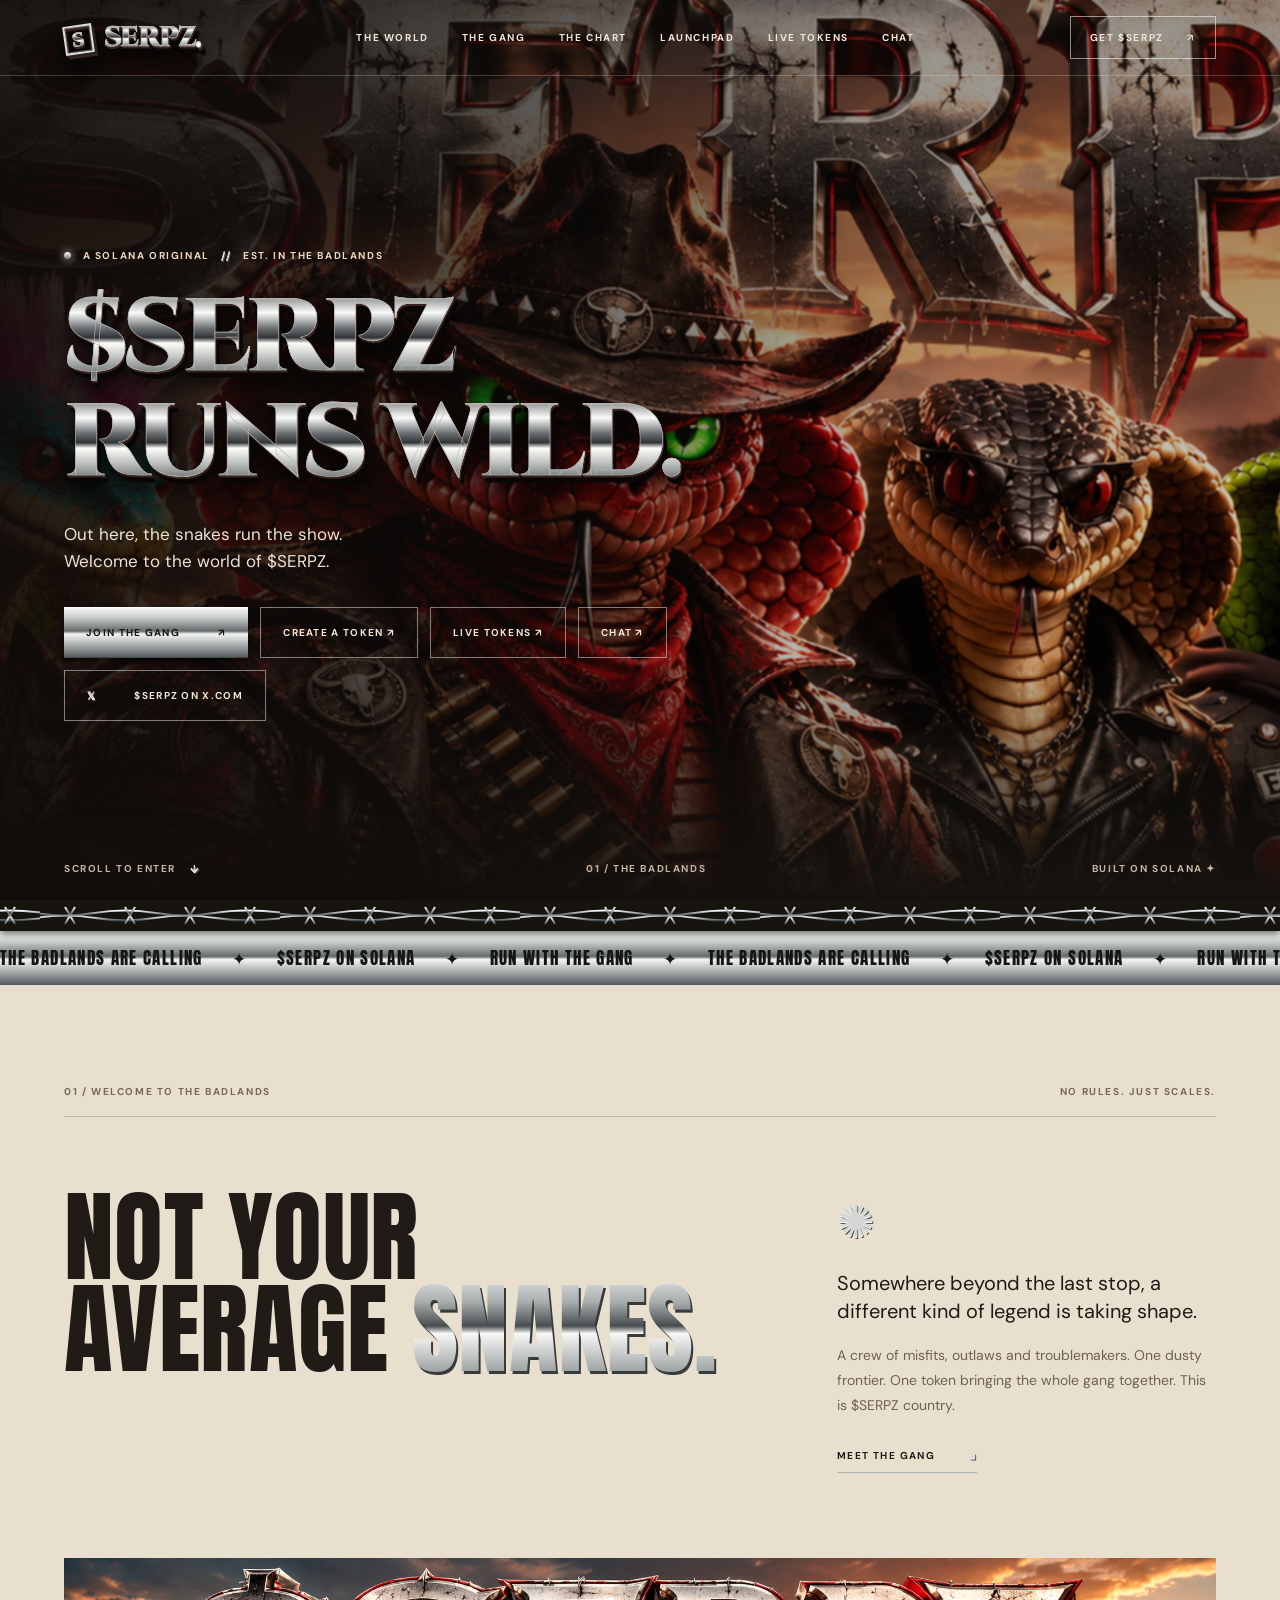
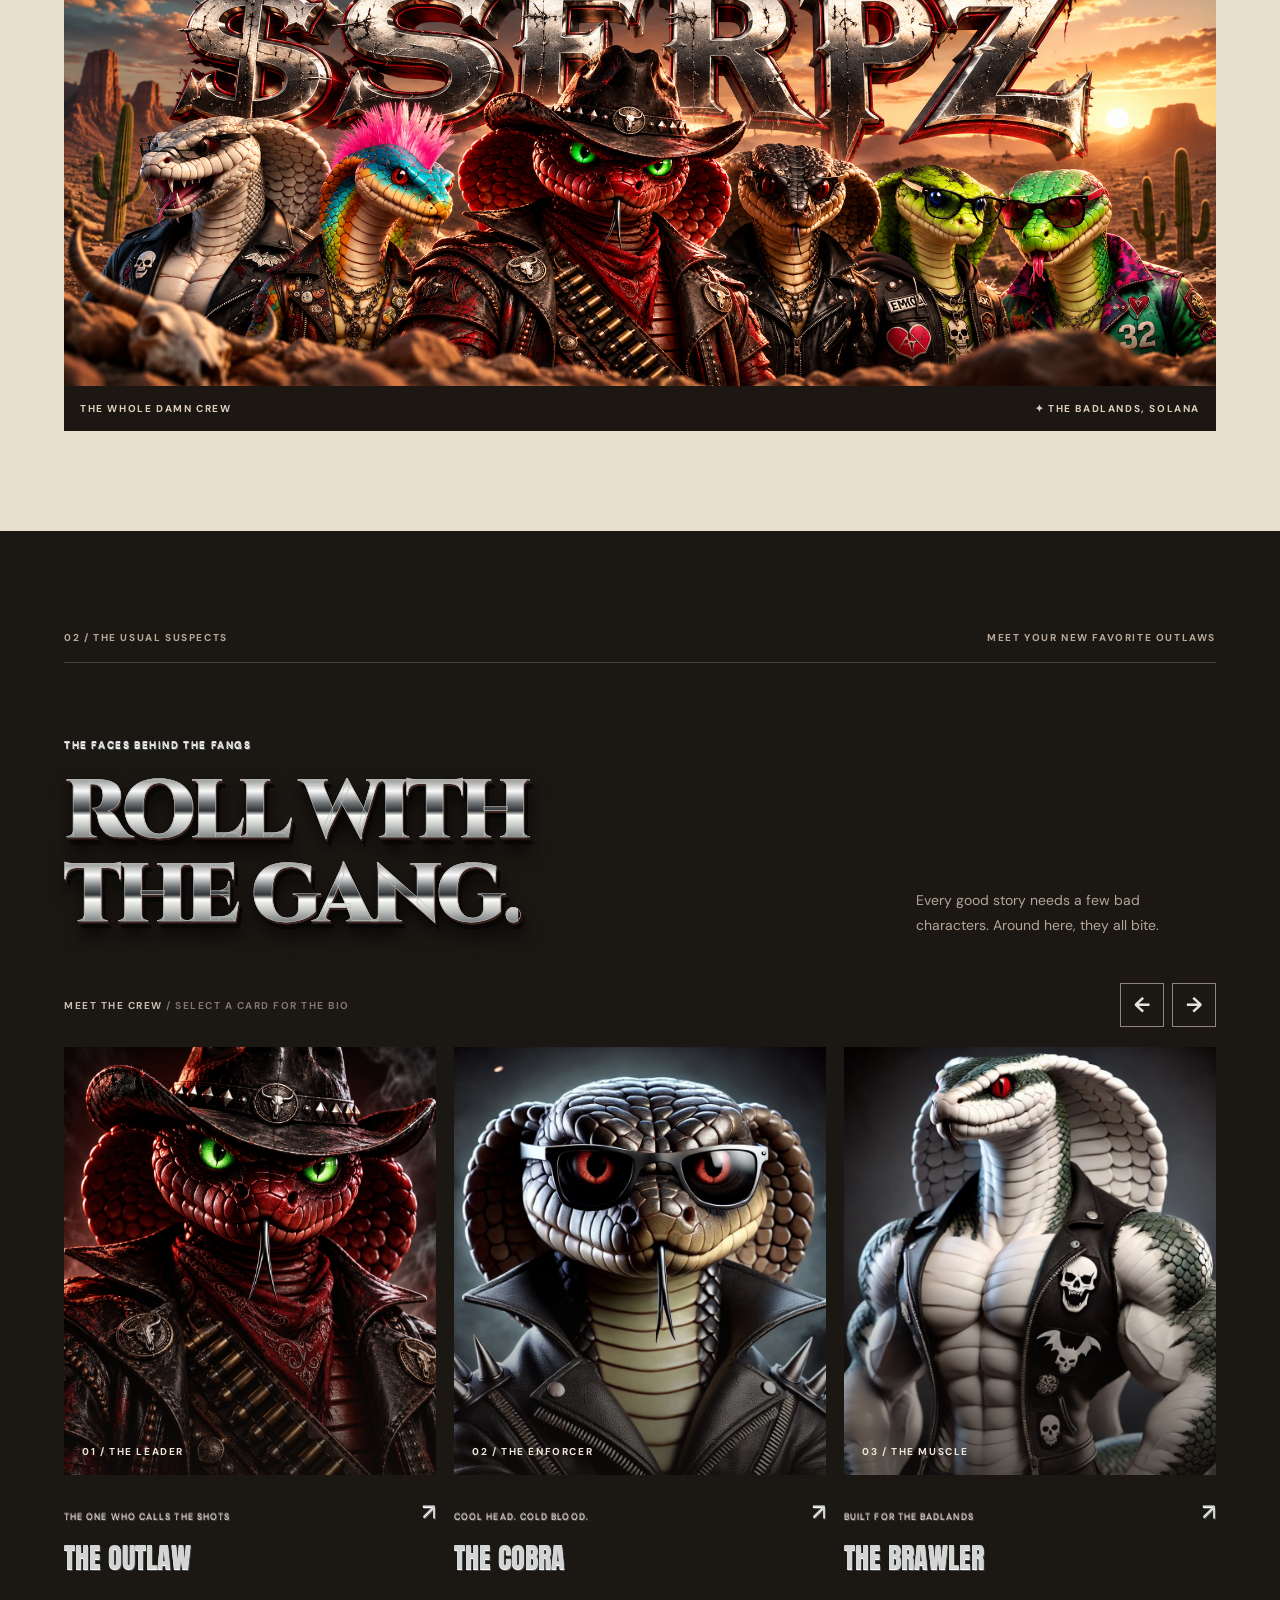
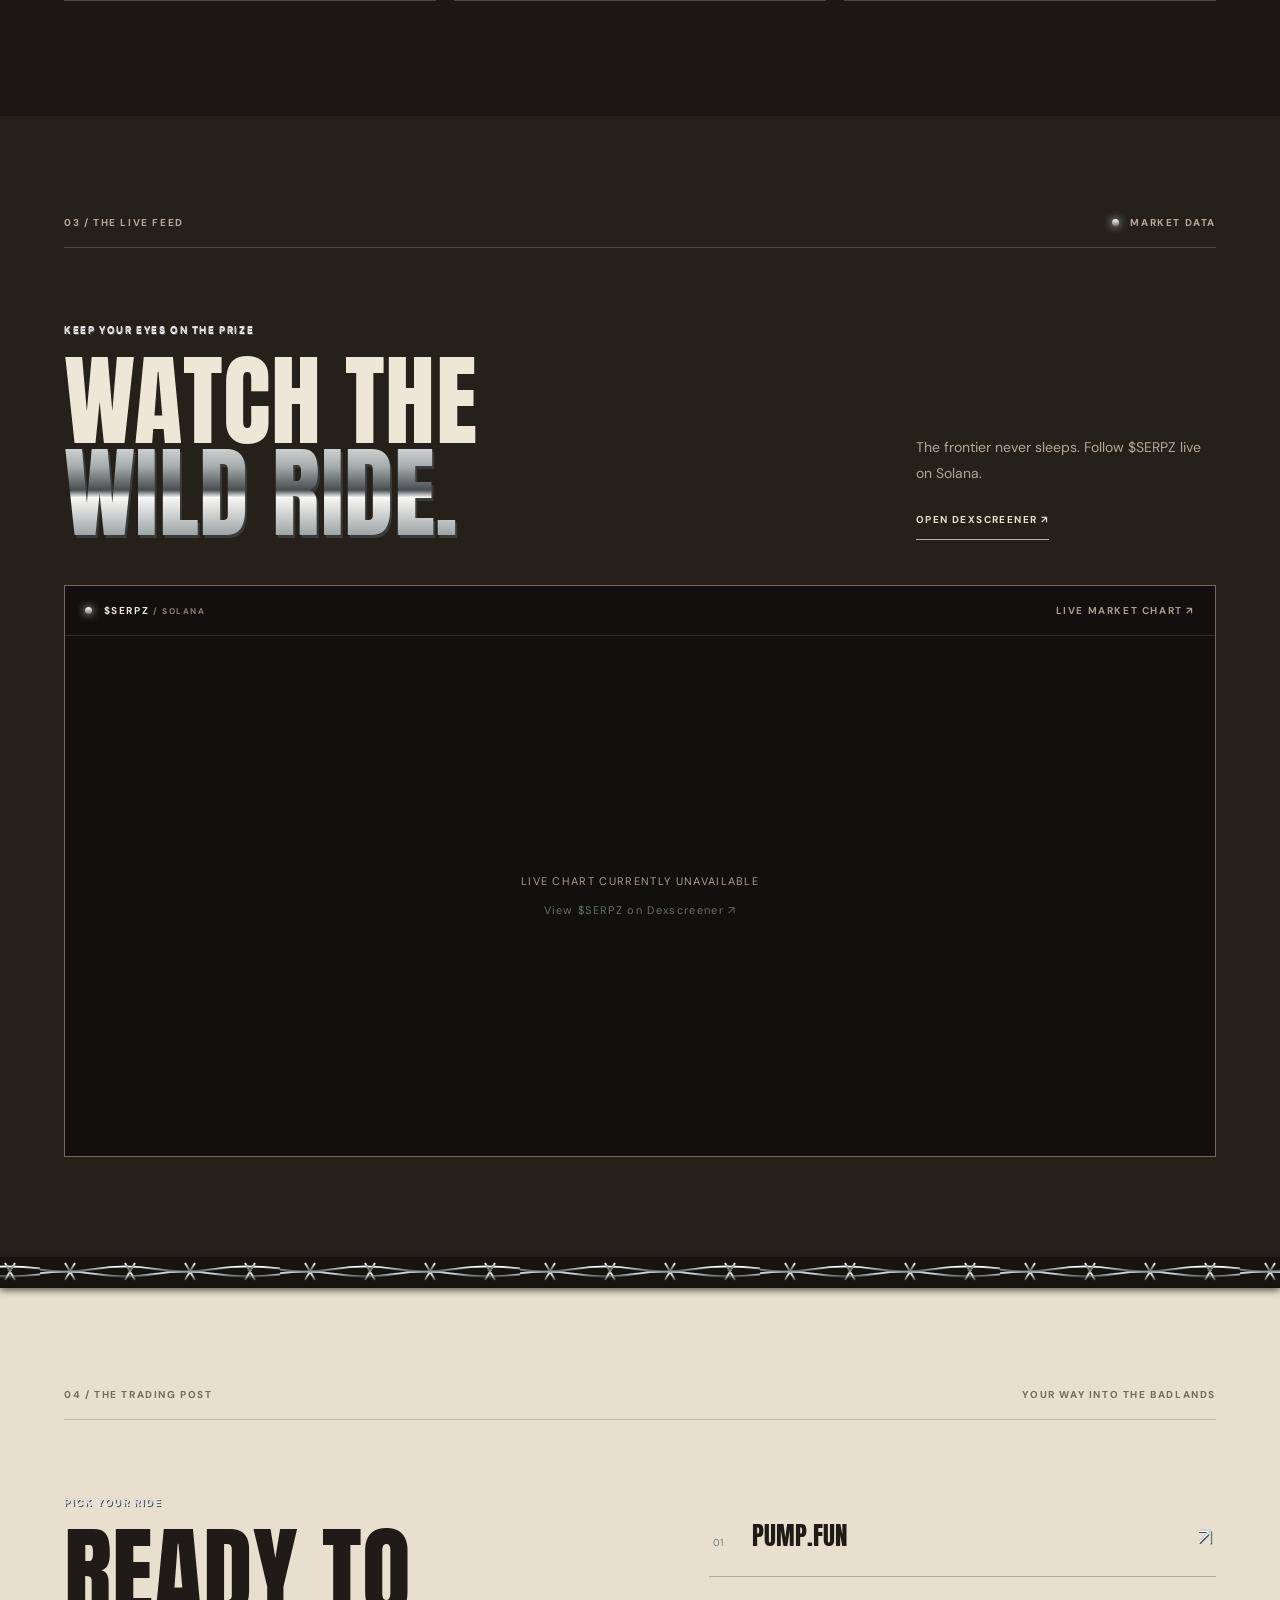
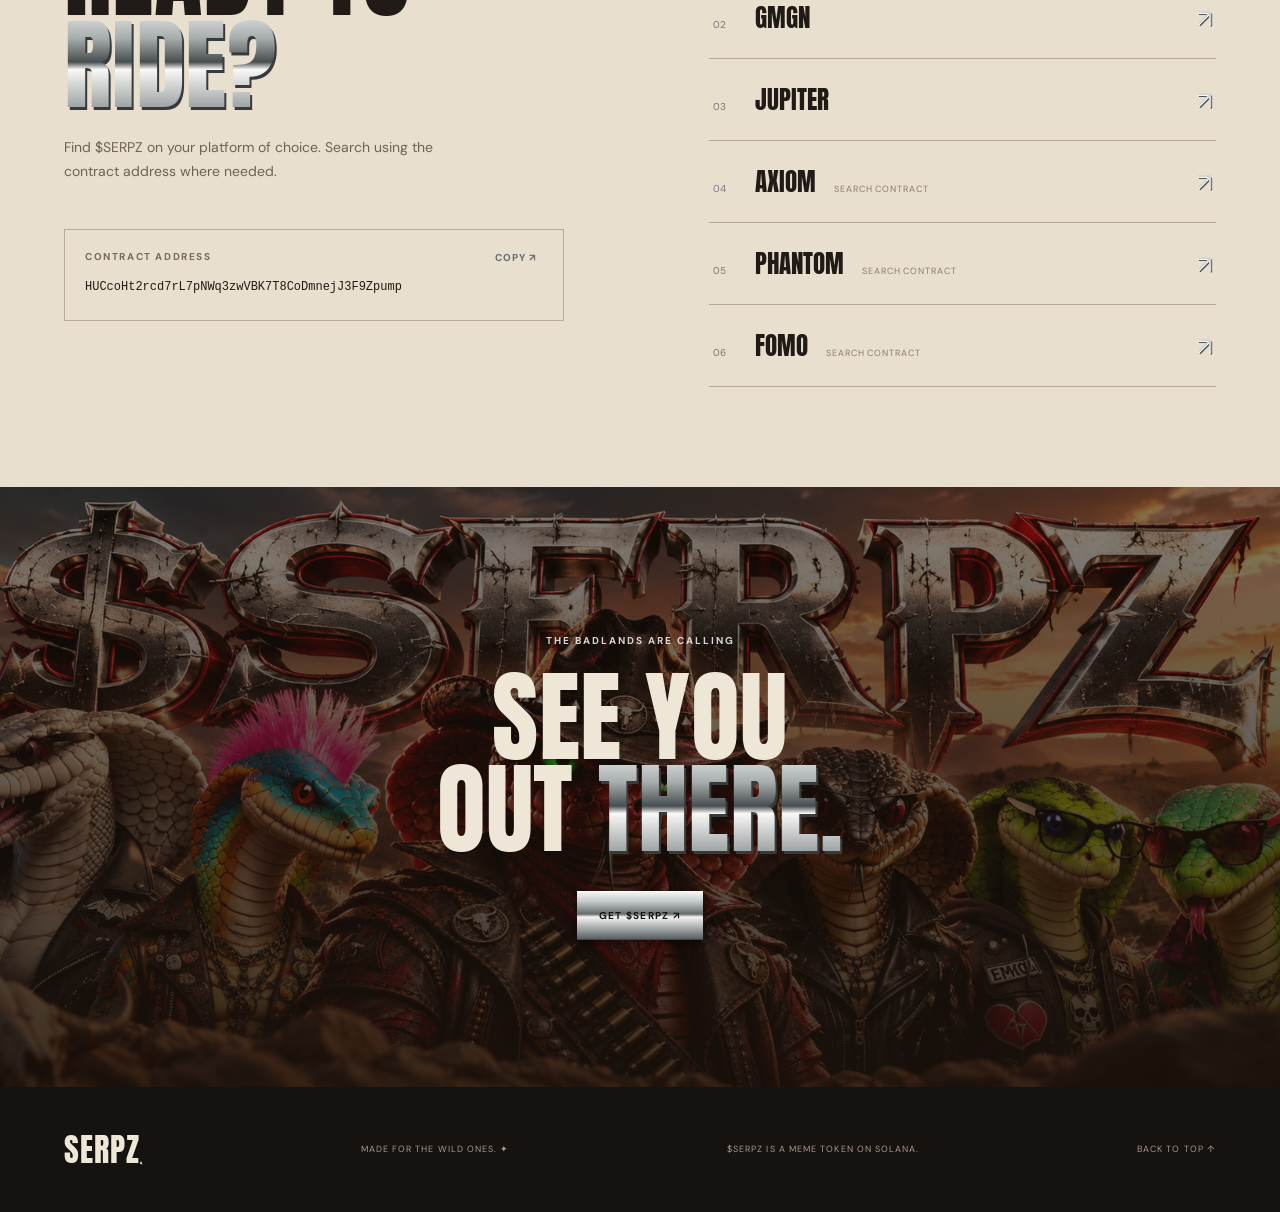
<file: index.html>
<!doctype html><html lang="en"><head><meta charset="utf-8"><meta name="viewport" content="width=device-width,initial-scale=1"><meta name="theme-color" content="#16120f"><meta name="description" content="Enter the world of $SERPZ on Solana."><title>SERPZ — Enter the Badlands</title><link rel="preconnect" href="https://fonts.googleapis.com"><link rel="preconnect" href="https://fonts.gstatic.com" crossorigin><link href="https://fonts.googleapis.com/css2?family=Anton&family=Cinzel:wght@700;900&family=DM+Sans:wght@400;500;600;700&family=Special+Elite&display=swap" rel="stylesheet"><link rel="stylesheet" href="style.css"></head><body>
<header class="nav"><a href="#top" class="brand"><span class="brand-mark chrome">S</span> <span class="chrome">SERPZ<span class="brand-dot">.</span></span></a><nav aria-label="Main navigation"><a href="#world">THE WORLD</a><a href="#gang">THE GANG</a><a href="#chart">THE CHART</a><a href="launchpad.html">LAUNCHPAD</a><a href="tokens.html">LIVE TOKENS</a><a href="chat.html">CHAT</a></nav><a class="nav-cta" href="#trade">GET $SERPZ <span>↗</span></a></header>
<main id="top"><section class="hero"><div class="hero-image" data-parallax="0.18"></div><div class="hero-shade"></div><div class="hero-content"><div class="eyebrow"><span class="live-dot"></span> A SOLANA ORIGINAL <span class="slash">//</span> EST. IN THE BADLANDS</div><h1 class="chrome-heading"><span class="chrome">$SERPZ</span><br><span class="chrome">RUNS WILD.</span></h1><p>Out here, the snakes run the show.<br>Welcome to the world of $SERPZ.</p><div class="hero-actions"><a class="button primary" href="#trade">JOIN THE GANG <span>↗</span></a><a class="button ghost" href="launchpad.html">CREATE A TOKEN ↗</a><a class="button ghost" href="tokens.html">LIVE TOKENS ↗</a><a class="button ghost" href="chat.html">CHAT ↗</a><a class="button ghost" href="https://x.com/Serpentzclub?s=20" target="_blank" rel="noopener noreferrer"><span class="play">𝕏</span> $SERPZ ON X.COM</a></div></div><div class="hero-bottom"><span>SCROLL TO ENTER <b>↓</b></span><span>01 / THE BADLANDS</span><span>BUILT ON SOLANA ✦</span></div></section>
<div class="wire" aria-hidden="true"></div><div class="ticker" aria-hidden="true"><div>THE BADLANDS ARE CALLING <i>✦</i> $SERPZ ON SOLANA <i>✦</i> RUN WITH THE GANG <i>✦</i> THE BADLANDS ARE CALLING <i>✦</i> $SERPZ ON SOLANA <i>✦</i> RUN WITH THE GANG <i>✦</i></div></div>
<section class="intro section" id="world"><div class="section-kicker"><span>01 / WELCOME TO THE BADLANDS</span><span>NO RULES. JUST SCALES.</span></div><div class="intro-grid"><div><h2>NOT YOUR<br>AVERAGE <span>SNAKES.</span></h2></div><div class="intro-copy"><div class="asterisk">✺</div><p>Somewhere beyond the last stop, a different kind of legend is taking shape.</p><p class="muted">A crew of misfits, outlaws and troublemakers. One dusty frontier. One token bringing the whole gang together. This is $SERPZ country.</p><a class="text-link" href="#gang">MEET THE GANG <span>↘</span></a></div></div><div class="world-frame reveal"><img src="assets/gang.png" alt="The SERPZ gang assembled in the desert at sunset"><div class="frame-label"><span>THE WHOLE DAMN CREW</span><span>✦ THE BADLANDS, SOLANA</span></div></div></section>
<section class="gang section" id="gang"><div class="section-kicker"><span>02 / THE USUAL SUSPECTS</span><span>MEET YOUR NEW FAVORITE OUTLAWS</span></div><div class="section-title"><div><p class="overline">THE FACES BEHIND THE FANGS</p><h2 class="chrome-heading"><span class="chrome">ROLL WITH</span><br><span class="chrome">THE GANG.</span></h2></div><p>Every good story needs a few bad characters. Around here, they all bite.</p></div><div class="gang-toolbar"><span>MEET THE CREW <span class="gang-hint"> / SELECT A CARD FOR THE BIO</span></span><div class="gang-controls"><button type="button" id="gang-prev" aria-label="Scroll gang left">←</button><button type="button" id="gang-next" aria-label="Scroll gang right">→</button></div></div><div class="cards" id="gang-cards" tabindex="0" aria-label="Gang character cards"><button type="button" class="character character-button" data-name="THE OUTLAW" data-role="THE LEADER" data-bio="The Outlaw rides at the front of the crew, bringing sharp instincts and a steady gaze to every dusty showdown. Where the trail leads next, the gang follows." data-image="assets/sheriff.png" data-alt="Red cobra outlaw in a black cowboy hat"><span class="portrait"><img src="assets/sheriff.png" alt="Red cobra outlaw in a black cowboy hat" loading="lazy"><span>01 / THE LEADER</span></span><span class="card-bottom"><span><small>THE ONE WHO CALLS THE SHOTS</small><strong>THE OUTLAW</strong></span><span aria-hidden="true">↗</span></span></button><button type="button" class="character character-button" data-name="THE COBRA" data-role="THE ENFORCER" data-bio="Quiet, composed, and dressed for trouble, the Cobra keeps watch when the badlands get rowdy. Those shades hide a stare that never misses a thing." data-image="assets/outlaw.jpg" data-alt="Dark cobra in sunglasses and a studded jacket"><span class="portrait"><img src="assets/outlaw.jpg" alt="Dark cobra in sunglasses and a studded jacket" loading="lazy"><span>02 / THE ENFORCER</span></span><span class="card-bottom"><span><small>COOL HEAD. COLD BLOOD.</small><strong>THE COBRA</strong></span><span aria-hidden="true">↗</span></span></button><button type="button" class="character character-button" data-name="THE BRAWLER" data-role="THE MUSCLE" data-bio="Big presence, bigger loyalty. The Brawler stands with the crew through every twist in the trail and makes sure nobody gets left behind." data-image="assets/IMG_2724.AVIF" data-alt="White cobra in a skull-patched vest"><span class="portrait"><img src="assets/IMG_2724.AVIF" alt="White cobra in a skull-patched vest" loading="lazy"><span>03 / THE MUSCLE</span></span><span class="card-bottom"><span><small>BUILT FOR THE BADLANDS</small><strong>THE BRAWLER</strong></span><span aria-hidden="true">↗</span></span></button><button type="button" class="character character-button" data-name="THE PUNK" data-role="THE WILD CARD" data-bio="The Punk brings noise, color, and a little chaos wherever the gang rolls. Rules were made to be bent, preferably with the music turned all the way up." data-image="assets/IMG_2741.AVIF" data-alt="Colorful cobra with a pink mohawk"><span class="portrait"><img src="assets/IMG_2741.AVIF" alt="Colorful cobra with a pink mohawk" loading="lazy"><span>04 / THE WILD CARD</span></span><span class="card-bottom"><span><small>LOUD COLORS. LOUDER ATTITUDE.</small><strong>THE PUNK</strong></span><span aria-hidden="true">↗</span></span></button><button type="button" class="character character-button" data-name="THE SHOWSTOPPER" data-role="THE LIFE OF THE PARTY" data-bio="With a sharp jacket and a grin to match, the Showstopper knows how to turn an ordinary stop into a story worth telling." data-image="assets/IMG_2737.AVIF" data-alt="Green cobra in sunglasses and a colorful jacket"><span class="portrait"><img src="assets/IMG_2737.AVIF" alt="Green cobra in sunglasses and a colorful jacket" loading="lazy"><span>05 / THE LIFE OF THE PARTY</span></span><span class="card-bottom"><span><small>ALWAYS MAKES AN ENTRANCE</small><strong>THE SHOWSTOPPER</strong></span><span aria-hidden="true">↗</span></span></button><button type="button" class="character character-button" data-name="THE LOOKOUT" data-role="THE OBSERVER" data-bio="The Lookout spots the details everyone else misses. Behind those glasses is a quick mind, a cool nerve, and a soft spot for the whole crew." data-image="assets/IMG_2738.AVIF" data-alt="Green cobra with glasses and a black jacket"><span class="portrait"><img src="assets/IMG_2738.AVIF" alt="Green cobra with glasses and a black jacket" loading="lazy"><span>06 / THE OBSERVER</span></span><span class="card-bottom"><span><small>EYES ON THE HORIZON</small><strong>THE LOOKOUT</strong></span><span aria-hidden="true">↗</span></span></button><button type="button" class="character character-button" data-name="THE REBEL" data-role="THE ROAD WARRIOR" data-bio="The Rebel brings a fearless grin and a leather-clad attitude to the crew. Always ready for the open road, this cobra rides wherever the gang needs backup." data-image="assets/IMG_2740.AVIF" data-alt="White cobra with sunglasses and a skull-patched leather jacket"><span class="portrait"><img src="assets/IMG_2740.AVIF" alt="White cobra with sunglasses and a skull-patched leather jacket" loading="lazy"><span>07 / THE ROAD WARRIOR</span></span><span class="card-bottom"><span><small>ALL FANGS. NO FEAR.</small><strong>THE REBEL</strong></span><span aria-hidden="true">↗</span></span></button></div><dialog id="character-dialog" aria-labelledby="bio-name"><button type="button" class="bio-close" aria-label="Close character bio">×</button><div class="bio-layout"><img id="bio-image" alt=""><div class="bio-copy"><p class="overline" id="bio-role"></p><h3 id="bio-name"></h3><p id="bio-text"></p><span class="bio-stamp">✦ &nbsp; A MEMBER OF THE SERPZ GANG</span></div></div></dialog></section>
<section class="market section" id="chart"><div class="section-kicker"><span>03 / THE LIVE FEED</span><span><span class="live-dot"></span> MARKET DATA</span></div><div class="market-header"><div><p class="overline">KEEP YOUR EYES ON THE PRIZE</p><h2>WATCH THE<br><span>WILD RIDE.</span></h2></div><div class="market-copy">The frontier never sleeps. Follow $SERPZ live on Solana.<a class="text-link" href="https://dexscreener.com/solana/HUCcoHt2rcd7rL7pNWq3zwVBK7T8CoDmnejJ3F9Zpump" target="_blank" rel="noopener noreferrer">OPEN DEXSCREENER ↗</a></div></div><div class="chart-shell"><div class="chart-top"><div><span class="live-dot"></span> $SERPZ <small> / SOLANA</small></div><span>LIVE MARKET CHART ↗</span></div><div id="chart-content" class="chart-loading"><div><div class="spinner"></div><p>FINDING THE LIVE MARKET...</p><a href="https://dexscreener.com/solana/HUCcoHt2rcd7rL7pNWq3zwVBK7T8CoDmnejJ3F9Zpump" target="_blank" rel="noopener noreferrer">Open on Dexscreener ↗</a></div></div></div></section>
<div class="wire" aria-hidden="true"></div><section class="trade section" id="trade"><div class="section-kicker"><span>04 / THE TRADING POST</span><span>YOUR WAY INTO THE BADLANDS</span></div><div class="trade-grid"><div><p class="overline">PICK YOUR RIDE</p><h2>READY TO<br><span>RIDE?</span></h2><p>Find $SERPZ on your platform of choice. Search using the contract address where needed.</p><div class="contract"><span>CONTRACT ADDRESS <button id="copy" type="button">COPY ↗</button></span><code>HUCcoHt2rcd7rL7pNWq3zwVBK7T8CoDmnejJ3F9Zpump</code><div id="copy-status" aria-live="polite"></div></div></div><div class="platforms"><a href="https://pump.fun/coin/HUCcoHt2rcd7rL7pNWq3zwVBK7T8CoDmnejJ3F9Zpump" target="_blank" rel="noopener noreferrer"><span><b>01</b> PUMP.FUN</span><span>↗</span></a><a href="https://gmgn.ai/sol/token/HUCcoHt2rcd7rL7pNWq3zwVBK7T8CoDmnejJ3F9Zpump" target="_blank" rel="noopener noreferrer"><span><b>02</b> GMGN</span><span>↗</span></a><a href="https://jup.ag/swap/SOL-HUCcoHt2rcd7rL7pNWq3zwVBK7T8CoDmnejJ3F9Zpump" target="_blank" rel="noopener noreferrer"><span><b>03</b> JUPITER</span><span>↗</span></a><a href="https://axiom.trade/" target="_blank" rel="noopener noreferrer"><span><b>04</b> AXIOM <small>SEARCH CONTRACT</small></span><span>↗</span></a><a href="https://phantom.com/" target="_blank" rel="noopener noreferrer"><span><b>05</b> PHANTOM <small>SEARCH CONTRACT</small></span><span>↗</span></a><a href="https://fomo-trading.com/" target="_blank" rel="noopener noreferrer"><span><b>06</b> FOMO <small>SEARCH CONTRACT</small></span><span>↗</span></a></div></div></section>
<section class="closing"><div class="closing-img"></div><div class="closing-content"><p>THE BADLANDS ARE CALLING</p><h2>SEE YOU<br>OUT <span>THERE.</span></h2><a href="#trade" class="button primary">GET $SERPZ ↗</a></div></section></main><footer><a href="#top" class="brand">SERPZ<span class="brand-dot">.</span></a><span>MADE FOR THE WILD ONES. ✦</span><span>$SERPZ IS A MEME TOKEN ON SOLANA.</span><a href="#top">BACK TO TOP ↑</a></footer><script src="app.js"></script></body></html>
</file>
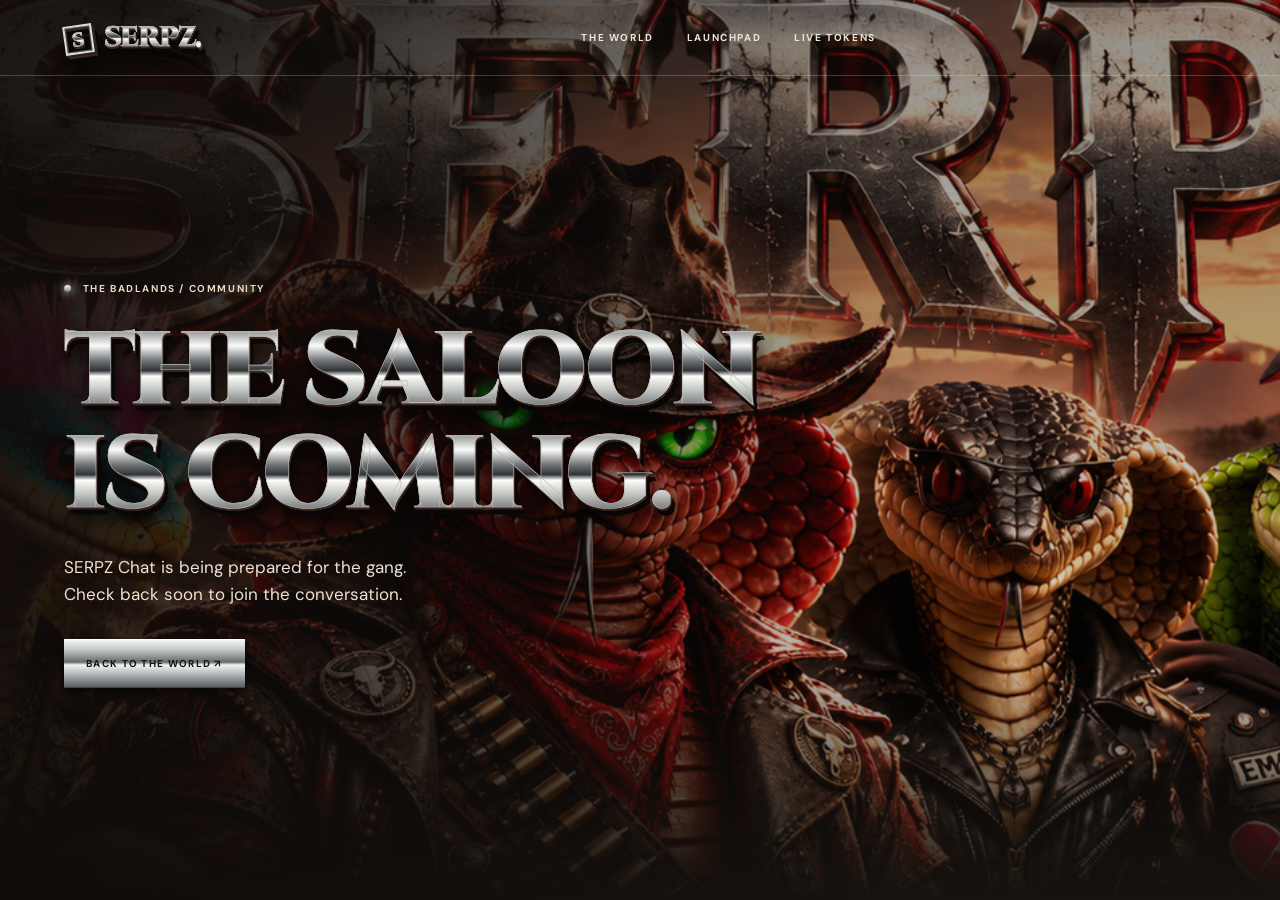
<file: chat-coming-soon.html>
<!doctype html><html lang="en"><head><meta charset="utf-8"><meta name="viewport" content="width=device-width,initial-scale=1"><meta name="theme-color" content="#16120f"><title>SERPZ Chat — Coming Soon</title><link rel="preconnect" href="https://fonts.googleapis.com"><link rel="preconnect" href="https://fonts.gstatic.com" crossorigin><link href="https://fonts.googleapis.com/css2?family=Anton&family=Cinzel:wght@700;900&family=DM+Sans:wght@400;500;600;700&family=Special+Elite&display=swap" rel="stylesheet"><link rel="stylesheet" href="style.css"></head><body><header class="nav"><a class="brand" href="index.html"><span class="brand-mark chrome">S</span> <span class="chrome">SERPZ<span class="brand-dot">.</span></span></a><nav aria-label="Main navigation"><a href="index.html">THE WORLD</a><a href="launchpad.html">LAUNCHPAD</a><a href="tokens.html">LIVE TOKENS</a></nav></header><main><section class="hero"><div class="hero-image"></div><div class="hero-shade"></div><div class="hero-content"><div class="eyebrow"><span class="live-dot"></span> THE BADLANDS / COMMUNITY</div><h1 class="chrome-heading"><span class="chrome">THE SALOON</span><br><span class="chrome">IS COMING.</span></h1><p>SERPZ Chat is being prepared for the gang.<br>Check back soon to join the conversation.</p><div class="hero-actions"><a class="button primary" href="index.html">BACK TO THE WORLD ↗</a></div></div></section></main></body></html>
</file>
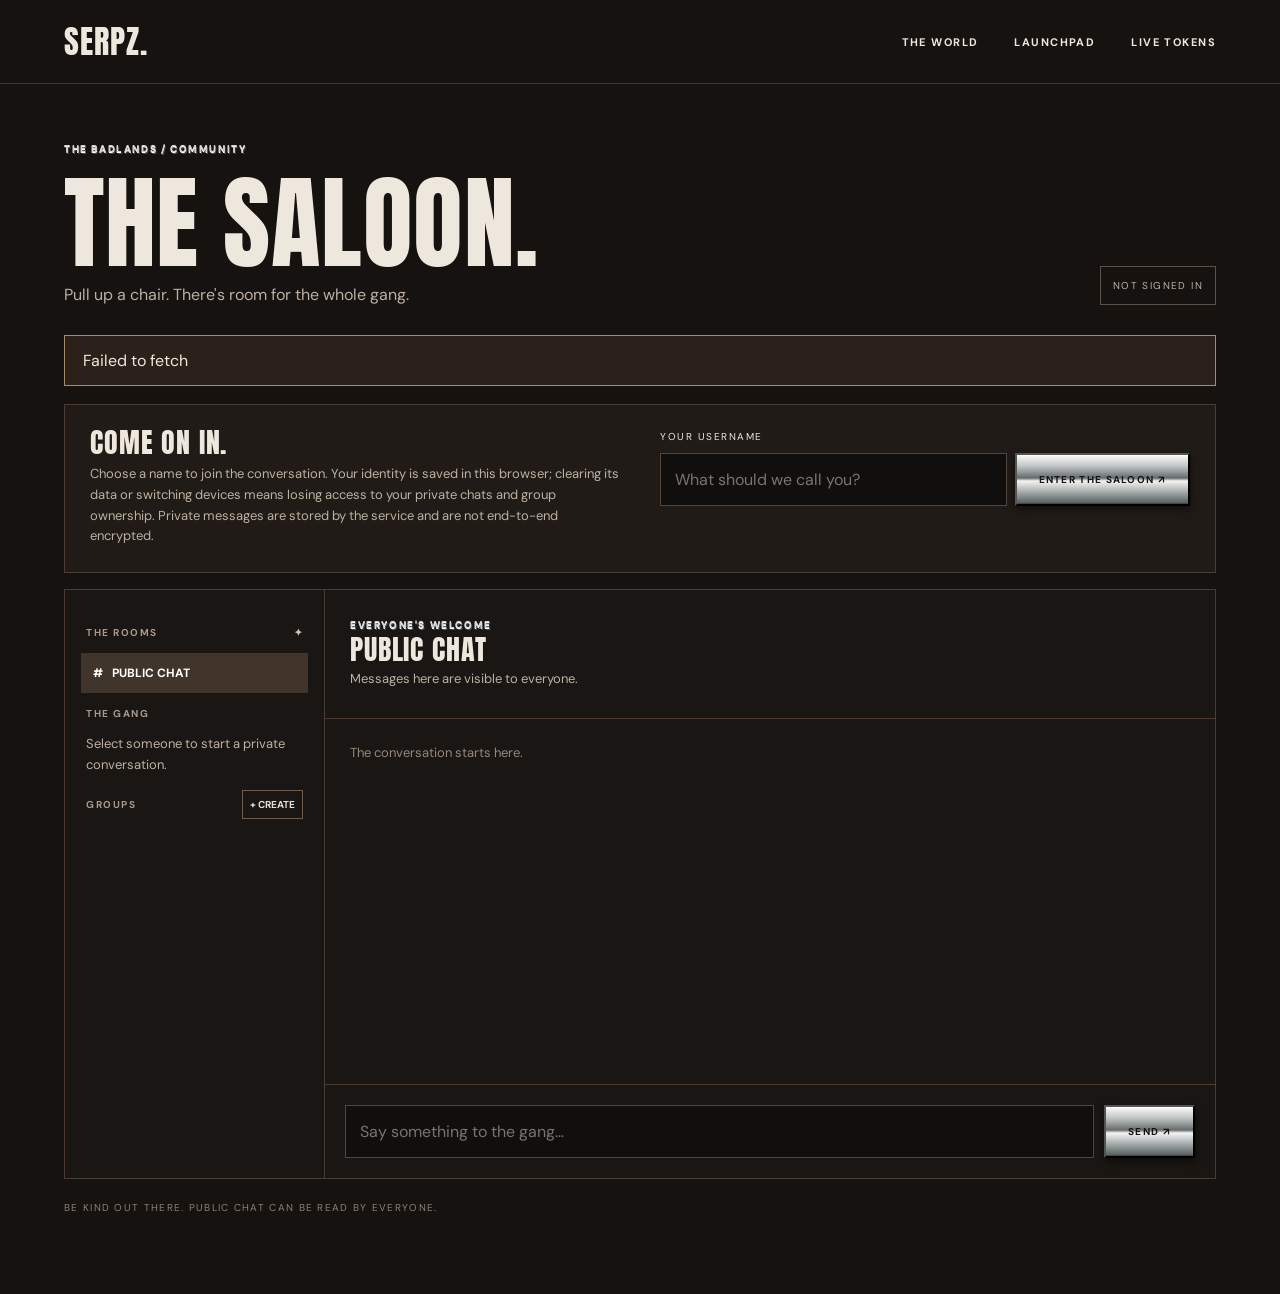
<file: chat.html>
<!doctype html>
<html lang="en"><head><meta charset="utf-8"><meta name="serpz-chat-api" content="https://serpz-chat-private-test.ldigitalsuccess.workers.dev"><meta name="viewport" content="width=device-width, initial-scale=1"><meta name="theme-color" content="#16120f"><title>SERPZ — The Saloon</title><link rel="preconnect" href="https://fonts.googleapis.com"><link rel="preconnect" href="https://fonts.gstatic.com" crossorigin><link href="https://fonts.googleapis.com/css2?family=Anton&family=Cinzel:wght@700;900&family=DM+Sans:wght@400;500;600;700&display=swap" rel="stylesheet"><link rel="stylesheet" href="style.css"><link rel="stylesheet" href="chat.css"></head>
<body class="chat-page"><header class="chat-nav"><a class="brand" href="index.html">SERPZ<span>.</span></a><nav aria-label="Site"><a href="index.html">THE WORLD</a><a href="launchpad.html">LAUNCHPAD</a><a href="tokens.html">LIVE TOKENS</a></nav></header>
<main class="chat-shell"><div class="chat-heading"><div><p class="overline">THE BADLANDS / COMMUNITY</p><h1>THE <span class="chrome">SALOON.</span></h1><p>Pull up a chair. There's room for the whole gang.</p></div><div class="chat-identity" id="identity-label">NOT SIGNED IN</div></div>
<div id="notice" role="status" class="notice" hidden></div><section class="signin" id="signin"><div><h2>COME ON IN.</h2><p>Choose a name to join the conversation. Your identity is saved in this browser; clearing its data or switching devices means losing access to your private chats and group ownership. Private messages are stored by the service and are not end-to-end encrypted.</p></div><form id="signin-form"><label for="username">YOUR USERNAME</label><div class="form-row"><input id="username" maxlength="32" required autocomplete="nickname" placeholder="What should we call you?"><button class="button primary" type="submit">ENTER THE SALOON ↗</button></div></form></section>
<div class="chat-layout"><aside class="chat-sidebar"><div class="sidebar-title">THE ROOMS <span>✦</span></div><button class="room-button active" data-room="public"># &nbsp; PUBLIC CHAT</button><div class="sidebar-title">THE GANG</div><p class="sidebar-help">Select someone to start a private conversation.</p><div id="users"></div><div class="sidebar-title">GROUPS <button id="create-group" class="small-button" type="button">+ CREATE</button></div><form id="group-form" class="group-form" hidden><label for="group-name">GROUP NAME</label><input id="group-name" maxlength="80" required placeholder="Name your group"><button class="small-button" type="submit">CREATE GROUP</button><button id="cancel-group" class="small-button" type="button">CANCEL</button></form><div id="groups"></div></aside><section class="conversation"><div class="conversation-head"><div><p class="overline" id="room-kicker">EVERYONE'S WELCOME</p><h2 id="room-title">PUBLIC CHAT</h2><p id="room-description">Messages here are visible to everyone.</p></div><div id="room-actions"></div></div><div id="voice-audio" aria-label="Voice audio"></div><div id="messages" class="messages" aria-live="polite"><p class="empty">The conversation starts here.</p></div><form id="message-form" class="composer"><label class="sr-only" for="message">Message</label><input id="message" maxlength="2000" placeholder="Say something to the gang…" required><button class="button primary">SEND ↗</button></form></section></div><p class="chat-footnote">BE KIND OUT THERE. PUBLIC CHAT CAN BE READ BY EVERYONE.</p></main><script type="module" src="chat.js"></script></body></html>
</file>
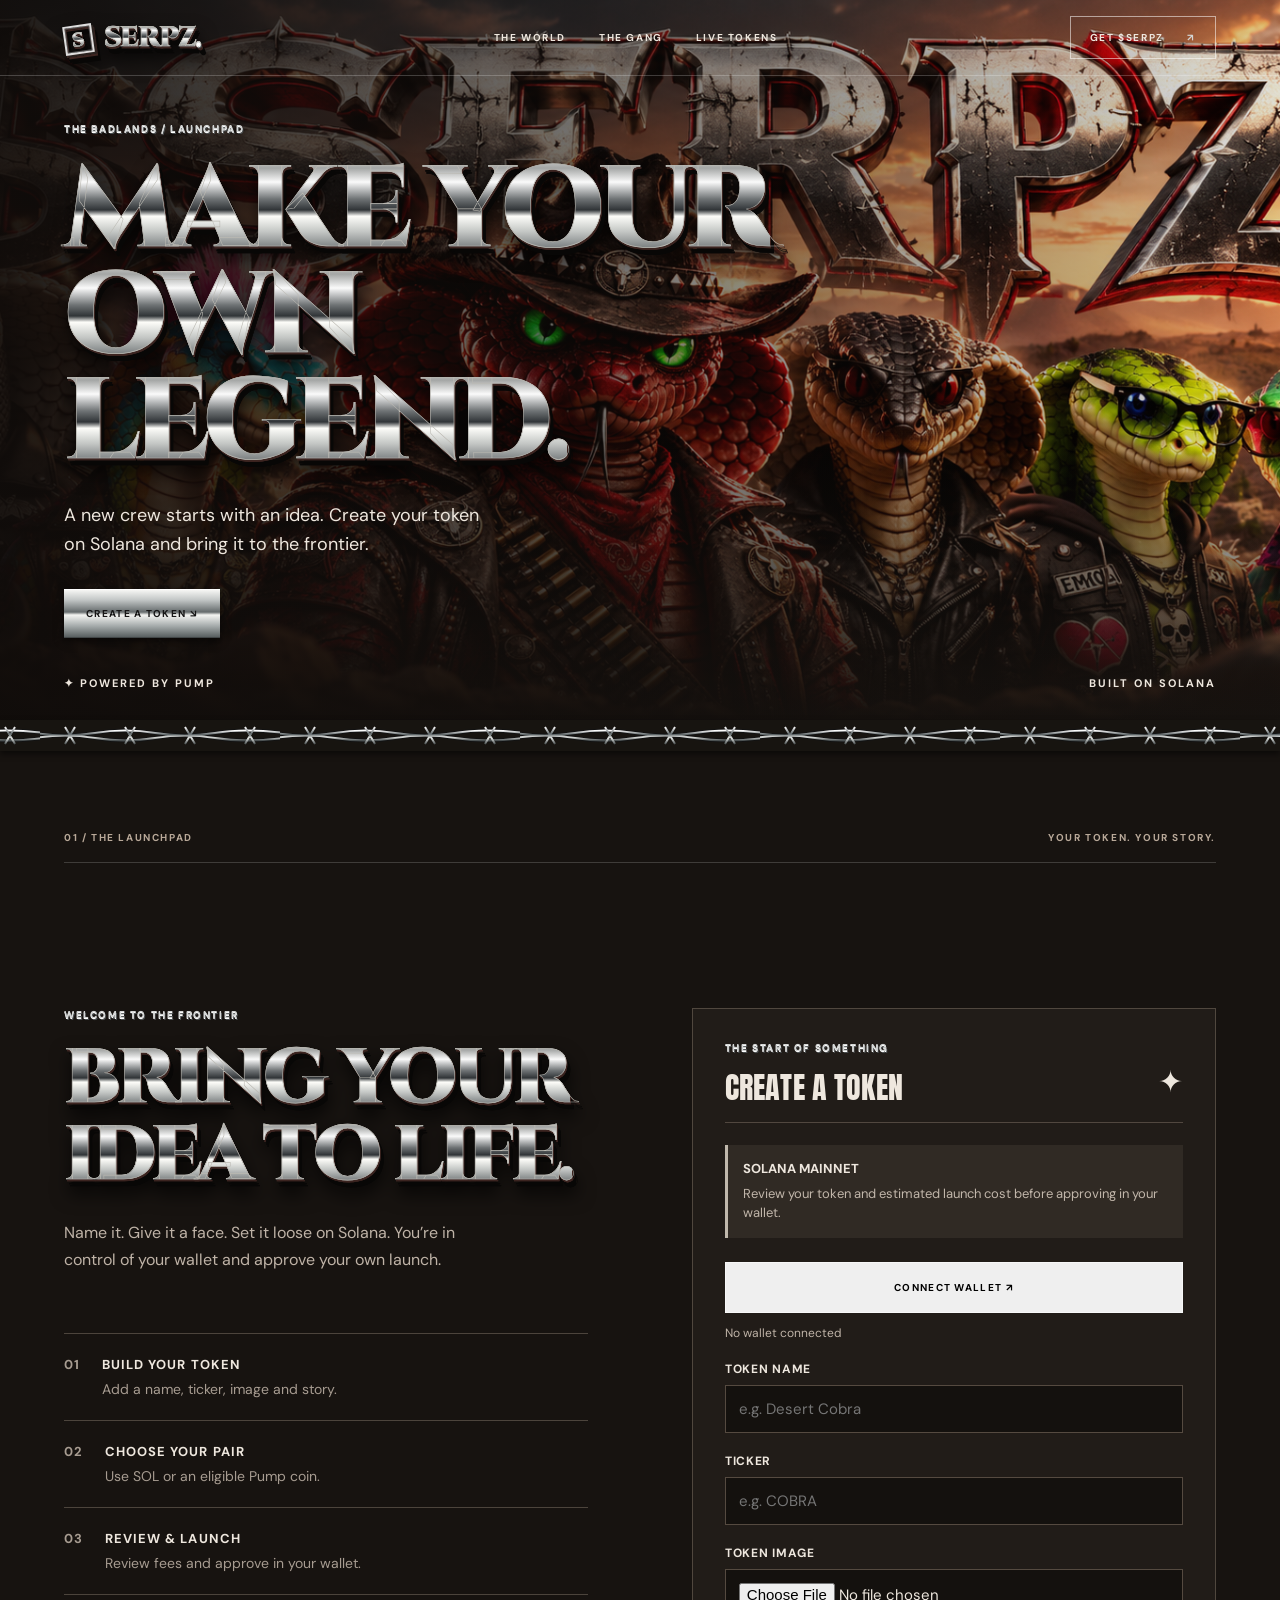
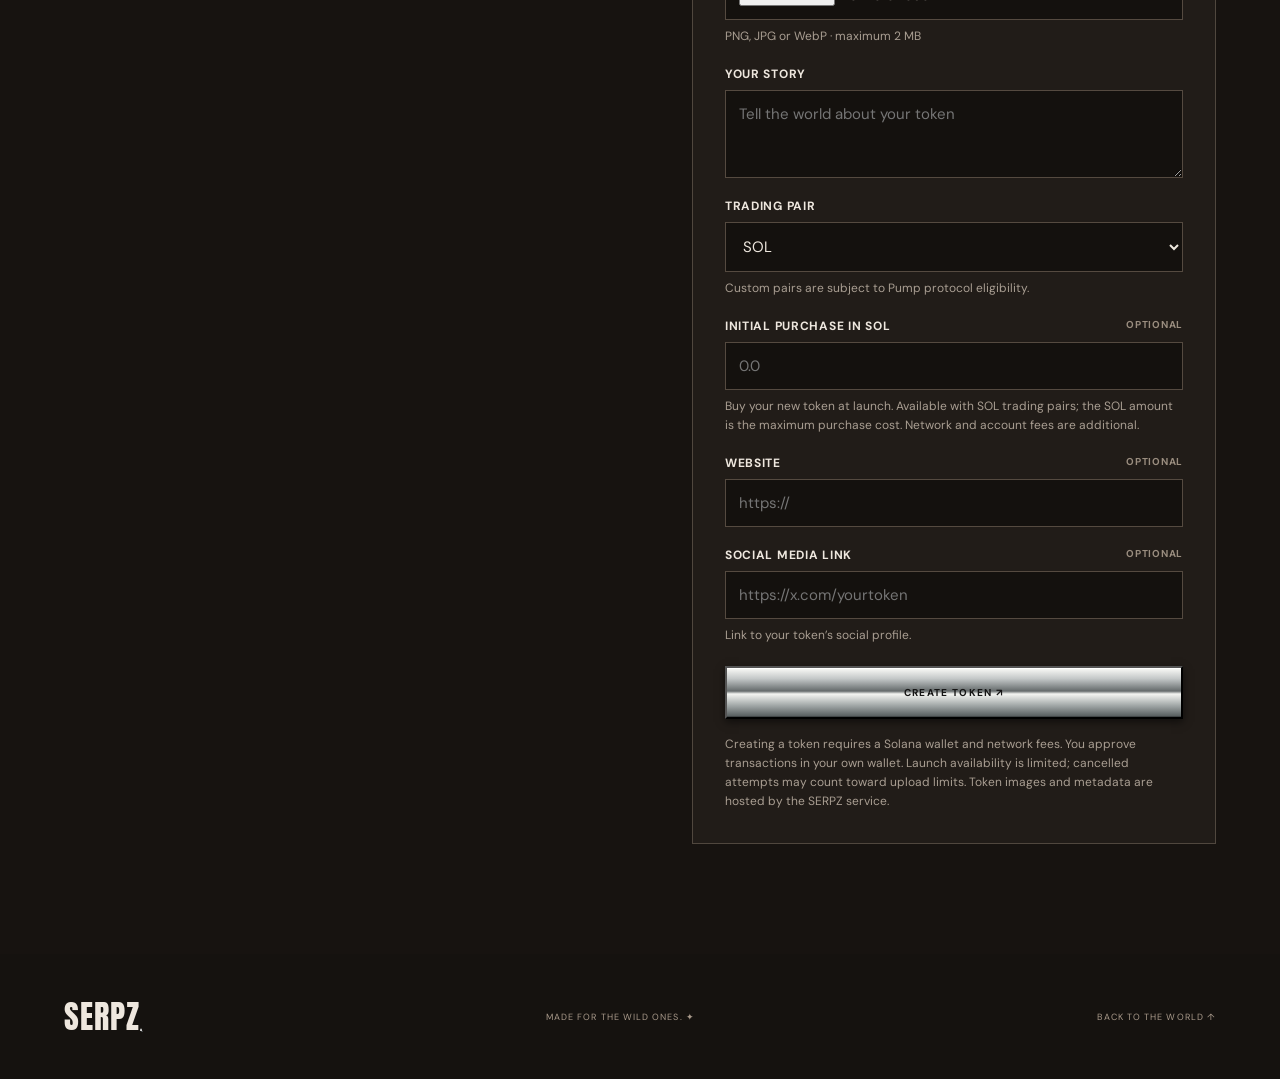
<file: launchpad.html>
<!doctype html>
<html lang="en"><head><meta charset="utf-8"><meta name="viewport" content="width=device-width, initial-scale=1"><meta name="theme-color" content="#16120f"><meta name="description" content="Create a token on the SERPZ launchpad."><title>SERPZ — Launchpad</title><link rel="preconnect" href="https://fonts.googleapis.com"><link rel="preconnect" href="https://fonts.gstatic.com" crossorigin><link href="https://fonts.googleapis.com/css2?family=Anton&family=Cinzel:wght@700;900&family=DM+Sans:wght@400;500;600;700&display=swap" rel="stylesheet"><link rel="stylesheet" href="style.css"><link rel="stylesheet" href="launchpad.css?v=wallets1"></head>
<body class="launch-page"><header class="nav launch-nav"><a href="index.html" class="brand"><span class="brand-mark chrome">S</span> <span class="chrome">SERPZ<span class="brand-dot">.</span></span></a><nav aria-label="Main navigation"><a href="index.html">THE WORLD</a><a href="index.html#gang">THE GANG</a><a href="tokens.html">LIVE TOKENS</a></nav><a class="nav-cta" href="index.html#trade">GET $SERPZ <span>↗</span></a></header>
<main><section class="launch-hero"><div class="launch-hero-shade"></div><div class="launch-heading"><p class="overline">THE BADLANDS / LAUNCHPAD</p><h1 class="chrome-heading"><span class="chrome">MAKE YOUR</span><br><span class="chrome">OWN LEGEND.</span></h1><p>A new crew starts with an idea. Create your token on Solana and bring it to the frontier.</p><a class="button primary" href="#create">CREATE A TOKEN ↘</a></div><div class="launch-meta"><span>✦ POWERED BY PUMP</span><span>BUILT ON SOLANA</span></div></section><div class="wire" aria-hidden="true"></div>
<section id="create" class="section launch-section"><div class="section-kicker"><span>01 / THE LAUNCHPAD</span><span>YOUR TOKEN. YOUR STORY.</span></div><div class="launch-layout"><div class="launch-copy"><p class="overline">WELCOME TO THE FRONTIER</p><h2 class="chrome-heading"><span class="chrome">BRING YOUR<br>IDEA TO LIFE.</span></h2><p>Name it. Give it a face. Set it loose on Solana. You’re in control of your wallet and approve your own launch.</p><div class="steps"><div><b>01</b><span>BUILD YOUR TOKEN<small>Add a name, ticker, image and story.</small></span></div><div><b>02</b><span>CHOOSE YOUR PAIR<small>Use SOL or an eligible Pump coin.</small></span></div><div><b>03</b><span>REVIEW &amp; LAUNCH<small>Review fees and approve in your wallet.</small></span></div></div></div>
<div class="launch-card"><div class="card-head"><div><p class="overline">THE START OF SOMETHING</p><h3>CREATE A TOKEN</h3></div><span>✦</span></div><div class="notice" id="service-status" role="status"><b>LAUNCHES COMING SOON</b><p>Token creation is unavailable while the launch service is being set up.</p></div><button type="button" id="connect-wallet" class="button ghost launch-wallet">CONNECT WALLET ↗</button><div id="wallet-options" class="wallet-options" hidden aria-label="Choose a Solana wallet"></div><p class="wallet-status" id="wallet-status" aria-live="polite">No wallet connected</p><form id="token-form" novalidate><label>Token name <input name="name" maxlength="32" placeholder="e.g. Desert Cobra" required></label><label>Ticker <input name="symbol" maxlength="10" placeholder="e.g. COBRA" required></label><label>Token image <input name="image" type="file" accept="image/png,image/jpeg,image/webp" required><small>PNG, JPG or WebP · maximum 2 MB</small></label><label>Your story <textarea name="description" maxlength="1000" rows="3" placeholder="Tell the world about your token"></textarea></label><label>Trading pair <select name="quote" id="quote-select"><option value="sol">SOL</option><option value="custom">Eligible Pump coin</option></select><small>Custom pairs are subject to Pump protocol eligibility.</small></label><label>Initial purchase in SOL <span class="optional">OPTIONAL</span><input name="initialBuy" type="text" inputmode="decimal" placeholder="0.0" autocomplete="off"><small>Buy your new token at launch. Available with SOL trading pairs; the SOL amount is the maximum purchase cost. Network and account fees are additional.</small></label><label id="quote-address-label" hidden>Quote token mint address <input name="quoteAddress" placeholder="Solana token address" autocomplete="off"></label><label>Website <span class="optional">OPTIONAL</span><input name="website" type="url" placeholder="https://"></label><label>Social media link <span class="optional">OPTIONAL</span><input name="social" type="url" placeholder="https://x.com/yourtoken"><small>Link to your token’s social profile.</small></label><div id="form-status" aria-live="polite"></div><button class="button primary launch-submit" type="submit" disabled>CREATE TOKEN ↗</button><p class="fine-print">Creating a token requires a Solana wallet and network fees. You approve transactions in your own wallet. Launch availability is limited; cancelled attempts may count toward upload limits. Token images and metadata are hosted by the SERPZ service.</p></form></div></div></section></main><footer><a href="index.html" class="brand">SERPZ<span class="brand-dot">.</span></a><span>MADE FOR THE WILD ONES. ✦</span><a href="index.html">BACK TO THE WORLD ↑</a></footer><script type="module" src="launchpad.bundle.js?v=initialbuy1"></script></body></html>
</file>
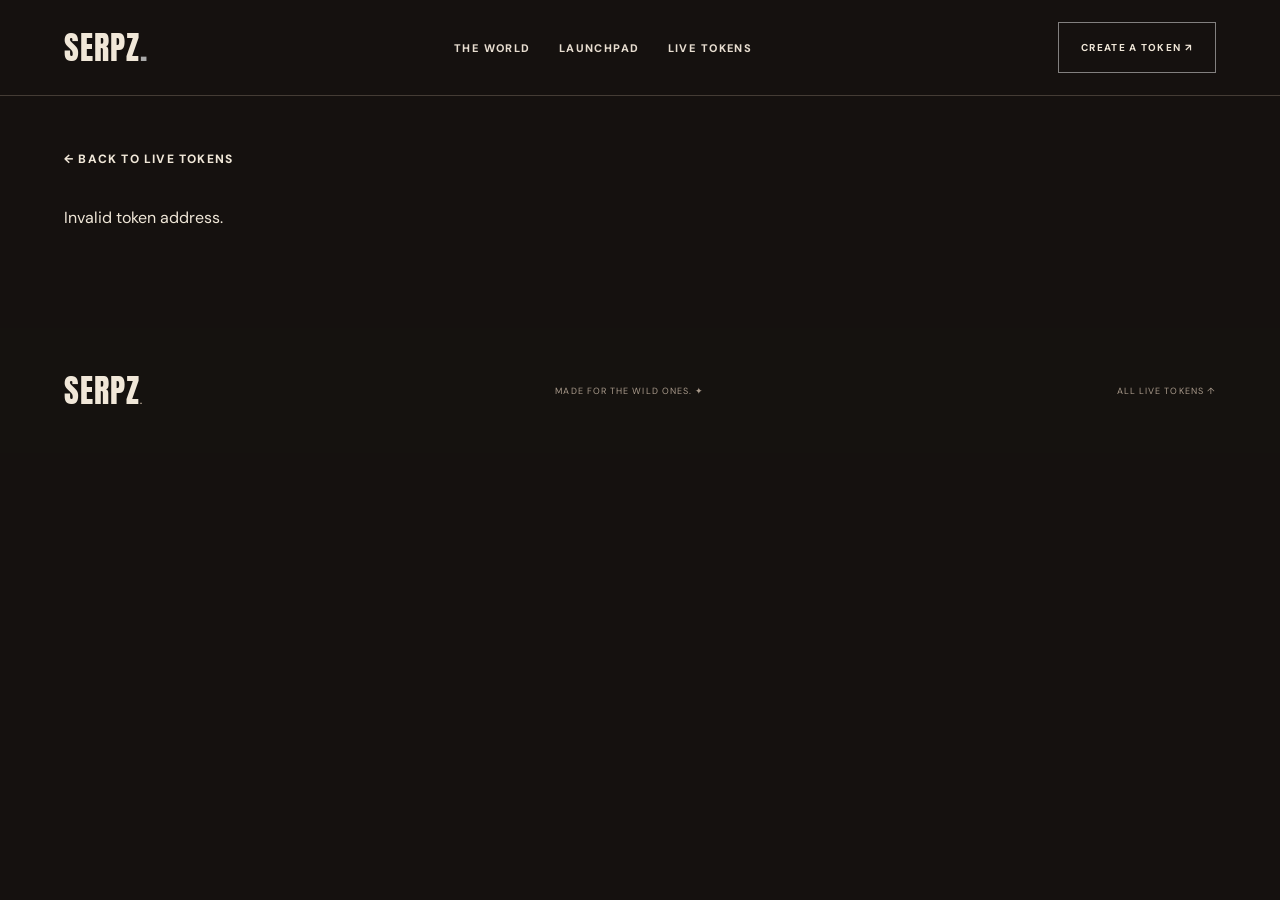
<file: token.html>
<!doctype html><html lang="en"><head><meta charset="utf-8"><meta name="viewport" content="width=device-width,initial-scale=1"><meta name="theme-color" content="#16120f"><title>Token details — SERPZ</title><link rel="preconnect" href="https://fonts.googleapis.com"><link rel="preconnect" href="https://fonts.gstatic.com" crossorigin><link href="https://fonts.googleapis.com/css2?family=Anton&family=Cinzel:wght@700;900&family=DM+Sans:wght@400;500;600;700&display=swap" rel="stylesheet"><link rel="stylesheet" href="style.css"><link rel="stylesheet" href="tokens.css"></head><body class="tokens-page"><header class="tokens-nav"><a href="index.html" class="brand">SERPZ<span>.</span></a><nav><a href="index.html">THE WORLD</a><a href="launchpad.html">LAUNCHPAD</a><a href="tokens.html">LIVE TOKENS</a></nav><a class="button ghost" href="launchpad.html">CREATE A TOKEN ↗</a></header><main class="tokens-shell"><a class="back-link" href="tokens.html">← BACK TO LIVE TOKENS</a><p id="detail-status" role="status">Loading token…</p><div id="detail" hidden><section class="token-heading"><img id="token-image" alt="Token artwork"><div><p class="overline">VERIFIED SERPZ LAUNCH</p><h1 id="token-name"></h1><p id="token-symbol"></p><p id="token-address" class="address"></p><p id="token-creator" class="address"></p></div><div class="token-actions"><button id="share" class="button primary">SHARE TOKEN ↗</button><a id="pump-link" class="button ghost" target="_blank" rel="noopener noreferrer">VIEW ON PUMP ↗</a></div></section><p id="token-description" class="description"></p><div id="token-links" class="token-links"></div><div class="metric-grid" id="market-grid"></div><p class="note" id="market-status">Market data loading…</p><section class="detail-section"><div class="detail-title"><div><p class="overline">THE MARKET</p><h2>LIVE CHART<span>.</span></h2></div><span>DEX SCREENER</span></div><div class="chart-wrap" id="chart-wrap"><p>Waiting for a listed trading pair.</p></div></section><section class="detail-section"><div class="detail-title"><div><p class="overline">THE DEEP DIVE</p><h2>TOKEN INTELLIGENCE<span>.</span></h2></div></div><p class="note">A dash means verified data is not available. It does not mean zero or indicate safety.</p><div class="metric-grid" id="intelligence-grid"></div></section><section class="detail-section"><div class="detail-title"><div><p class="overline">THE WORD ON THE STREET</p><h2>CALLOUTS<span>.</span></h2></div><a id="x-search" class="button ghost" target="_blank" rel="noopener noreferrer">SEARCH ON X ↗</a></div><div class="empty-panel">A live callout feed requires an authorized data source. Search X by token address or ticker to explore posts. Tickers can match unrelated tokens; mentions have not been verified.</div></section></div></main><footer><a href="index.html" class="brand">SERPZ<span>.</span></a><span>MADE FOR THE WILD ONES. ✦</span><a href="tokens.html">ALL LIVE TOKENS ↑</a></footer><script type="module" src="tokens.bundle.js"></script></body></html>
</file>
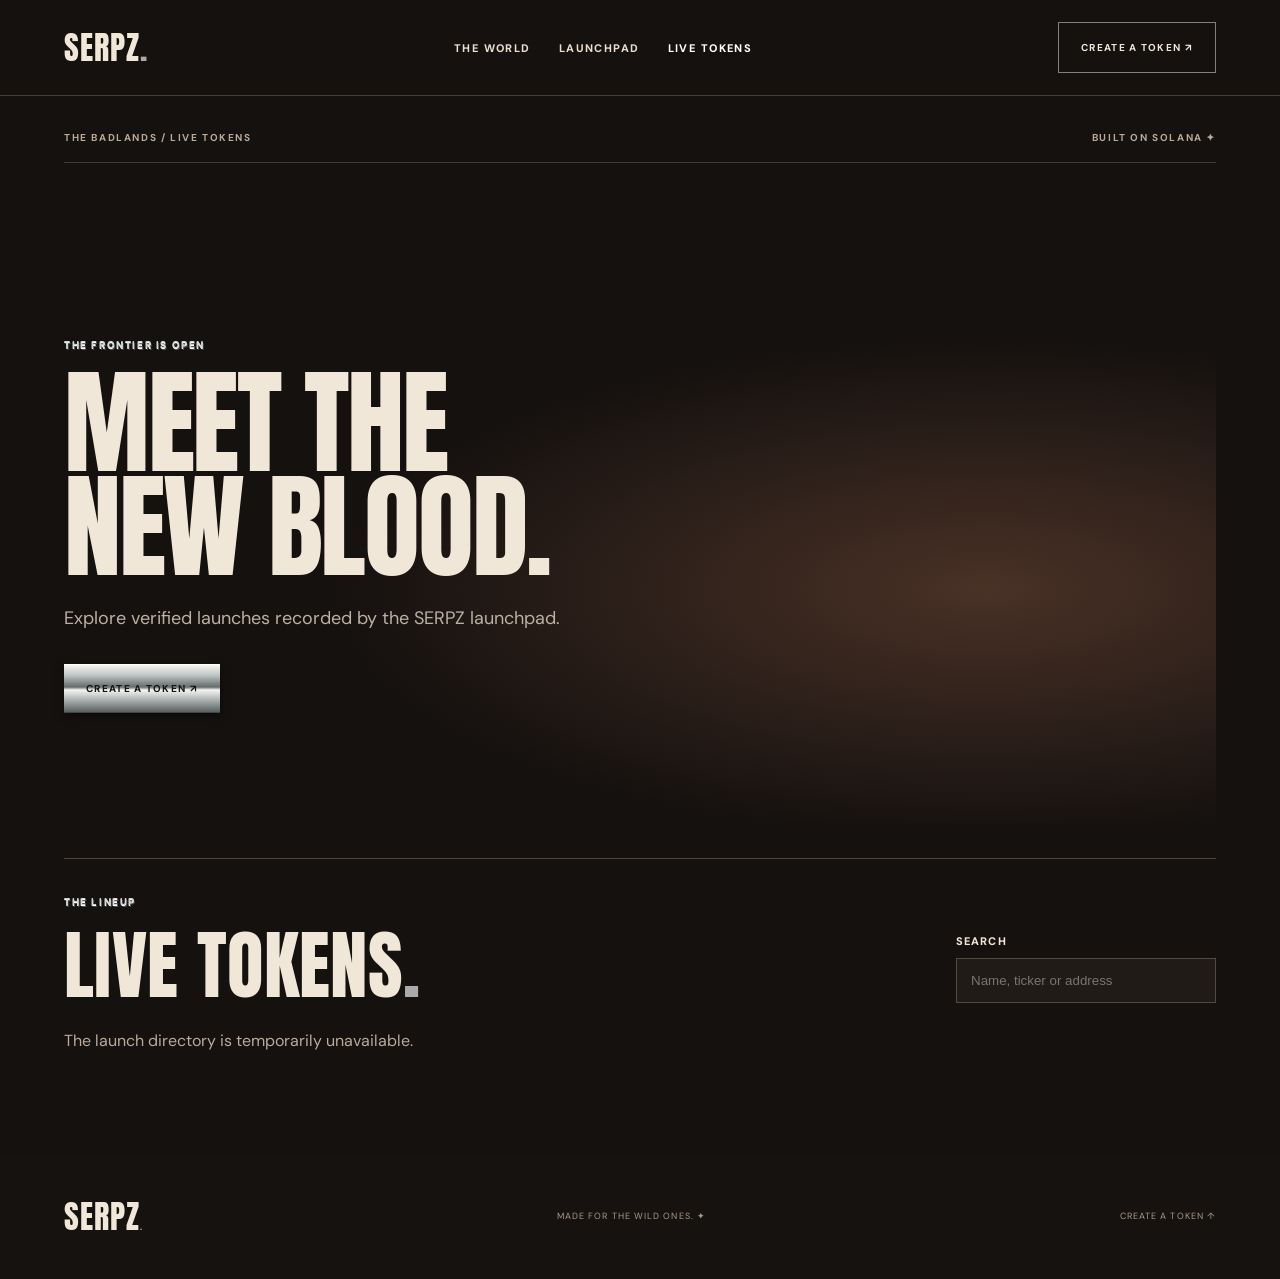
<file: tokens.html>
<!doctype html><html lang="en"><head><meta charset="utf-8"><meta name="viewport" content="width=device-width,initial-scale=1"><meta name="theme-color" content="#16120f"><title>Live tokens — SERPZ</title><link rel="preconnect" href="https://fonts.googleapis.com"><link rel="preconnect" href="https://fonts.gstatic.com" crossorigin><link href="https://fonts.googleapis.com/css2?family=Anton&family=Cinzel:wght@700;900&family=DM+Sans:wght@400;500;600;700&display=swap" rel="stylesheet"><link rel="stylesheet" href="style.css"><link rel="stylesheet" href="tokens.css"></head><body class="tokens-page"><header class="tokens-nav"><a href="index.html" class="brand">SERPZ<span>.</span></a><nav><a href="index.html">THE WORLD</a><a href="launchpad.html">LAUNCHPAD</a><a href="tokens.html" aria-current="page">LIVE TOKENS</a></nav><a class="button ghost" href="launchpad.html">CREATE A TOKEN ↗</a></header><main class="tokens-shell"><div class="section-kicker"><span>THE BADLANDS / LIVE TOKENS</span><span>BUILT ON SOLANA ✦</span></div><div class="tokens-intro"><p class="overline">THE FRONTIER IS OPEN</p><h1>MEET THE<br><span class="chrome">NEW BLOOD.</span></h1><p>Explore verified launches recorded by the SERPZ launchpad.</p><a class="button primary" href="launchpad.html">CREATE A TOKEN ↗</a></div><section class="directory"><div class="directory-head"><div><p class="overline">THE LINEUP</p><h2>LIVE TOKENS<span>.</span></h2></div><label class="search-label">SEARCH <input id="search" type="search" placeholder="Name, ticker or address"></label></div><p id="directory-status" role="status">Loading tokens…</p><div id="token-list" class="token-list"></div></section></main><footer><a href="index.html" class="brand">SERPZ<span>.</span></a><span>MADE FOR THE WILD ONES. ✦</span><a href="launchpad.html">CREATE A TOKEN ↑</a></footer><script type="module" src="tokens.bundle.js"></script></body></html>
</file>
<file: style.css>
:root{--ink:#171410;--cream:#eee6d6;--orange:#f16431;--red:#9e261e}*{box-sizing:border-box}html{scroll-behavior:smooth}body{margin:0;background:var(--ink);color:var(--cream);font-family:'DM Sans',sans-serif}a{color:inherit;text-decoration:none}button{font:inherit}.nav{height:76px;position:absolute;top:0;left:0;right:0;z-index:10;display:flex;align-items:center;padding:0 5%;gap:40px;border-bottom:1px solid #ffffff35}.brand{font:32px Anton,sans-serif;letter-spacing:1px}.brand-mark{display:inline-grid;place-items:center;width:29px;height:29px;border:2px solid var(--orange);font-size:19px;margin-right:5px;transform:rotate(-8deg)}.brand-dot{color:var(--orange)}.nav nav{display:flex;gap:33px;margin:auto}.nav nav a,.nav-cta{font-size:10px;font-weight:700;letter-spacing:.16em}.nav-cta{border:1px solid #fff8;padding:14px 19px}.nav-cta span{margin-left:20px;color:var(--orange)}.hero{height: min(900px,100svh);min-height:660px;position:relative;overflow:hidden;display:flex;align-items:center}.hero-image{position:absolute;inset:-7% 0;background:url('assets/gang.png') center 48%/cover no-repeat;will-change:transform}.hero-shade{position:absolute;inset:0;background:linear-gradient(90deg,rgba(15,12,10,.93) 0%,rgba(15,12,10,.73) 30%,rgba(15,12,10,.18) 70%),linear-gradient(0deg,#171410 0%,transparent 27%,#16120f55 100%)}.hero-content{position:relative;padding:70px 5% 0;max-width:850px}.eyebrow,.overline,.section-kicker,.hero-bottom,.frame-label,.portrait span,.chart-top,.contract>span{font-size:10px;font-weight:700;letter-spacing:.16em}.eyebrow{color:#ead8c1}.live-dot{display:inline-block;background:#ec6536;width:7px;height:7px;border-radius:50%;box-shadow:0 0 12px #f67339;margin-right:8px}.slash{color:var(--orange);margin:0 8px}h1,h2,h3,p{margin:0}h1,h2,h3{font-family:Anton,Impact,sans-serif;font-weight:400;line-height:.92;letter-spacing:.005em}h1{font-size:clamp(74px,10vw,146px);margin:25px 0}h1 em{font-style:normal;color:var(--orange)}.hero-content>p{font-size:17px;line-height:1.6;color:#eee3d2}.hero-actions{display:flex;flex-wrap:wrap;gap:12px;margin-top:31px}.button{display:inline-flex;align-items:center;justify-content:center;gap:38px;padding:18px 22px;font-size:10px;font-weight:700;letter-spacing:.13em}.primary{background:var(--orange);color:#17120e}.ghost{border:1px solid #ffffff77}.play{color:var(--orange)}.hero-bottom{position:absolute;bottom:25px;left:5%;right:5%;display:flex;justify-content:space-between;color:#c7b5a4}.hero-bottom b{color:var(--orange);margin-left:10px}.ticker{overflow:hidden;background:var(--orange);color:#21150f;white-space:nowrap;padding:14px 0;font:17px Anton,sans-serif;letter-spacing:.08em}.ticker div{display:inline-block;animation:marquee 30s linear infinite}.ticker i{font-style:normal;margin:0 24px}@keyframes marquee{to{transform:translateX(-50%)}}.section{padding:100px 5%}.section-kicker{display:flex;justify-content:space-between;color:#b9a999;border-bottom:1px solid #ffffff2c;padding-bottom:18px;margin-bottom:75px}.intro{background:#e8dfce;color:#211b17}.intro .section-kicker{color:#76695b;border-color:#211b1733}.intro-grid{display:grid;grid-template-columns:1.3fr .7fr;gap:6%;align-items:start}.section h2,.closing h2{font-size:clamp(58px,7.8vw,112px)}.section h2 span,.closing h2 span{color:var(--orange)}.intro-copy{max-width:420px}.asterisk{font-size:45px;color:var(--orange);margin-bottom:18px}.intro-copy p{font-size:20px;line-height:1.4}.intro-copy .muted{font-size:14px;line-height:1.8;color:#6e6257;margin:18px 0 24px}.text-link{display:inline-block;font-size:10px;letter-spacing:.14em;font-weight:700;border-bottom:1px solid var(--orange);padding-bottom:10px}.text-link span{color:var(--orange);margin-left:30px}.world-frame{margin-top:85px;position:relative;overflow:hidden;background:#33231c}.world-frame img{display:block;width:100%;max-height:560px;object-fit:cover;transition:transform .7s}.world-frame:hover img{transform:scale(1.03)}.frame-label{display:flex;justify-content:space-between;background:#1c1713;color:#dfd0be;padding:16px}.gang{background:#1b1713}.section-title,.market-header{display:flex;justify-content:space-between;align-items:end;gap:40px;margin-bottom:45px}.overline{color:var(--orange);margin-bottom:20px}.section-title>p,.market-copy{max-width:300px;color:#b4a697;font-size:14px;line-height:1.8}.cards{display:grid;grid-template-columns:1fr 1fr 1fr;gap:18px}.character{min-width:0}.portrait{position:relative;overflow:hidden;aspect-ratio:1/1.15;background:#2d251e;perspective:900px}.portrait img{height:100%;width:100%;object-fit:cover;transition:transform .65s;filter:saturate(.85)}.character:hover img{transform:scale(1.06) rotate(1deg)}.third .portrait img{object-position:50%}.portrait:after{content:'';position:absolute;inset:50% 0 0;background:linear-gradient(transparent,#15110e99);pointer-events:none}.portrait span{position:absolute;z-index:1;bottom:17px;left:18px}.card-bottom{display:flex;justify-content:space-between;border-bottom:1px solid #ffffff33;padding:22px 0}.card-bottom small{font-size:9px;letter-spacing:.12em;color:#a99a8b}.card-bottom h3{font-size:28px;margin-top:10px}.card-bottom>span{color:var(--orange);font-size:22px}.market{background:#25201a}.market-copy .text-link{display:block;margin-top:25px;color:#e9dfd0;width:max-content}.chart-shell{border:1px solid #77685b;background:#11100f}.chart-top{display:flex;justify-content:space-between;padding:18px 20px;border-bottom:1px solid #ffffff20}.chart-top small{color:#8a7e72}.chart-top>span{color:#ab9b8c}.chart-loading{height:520px;display:grid;place-items:center;text-align:center;color:#aa9b8d;font-size:11px;letter-spacing:.12em}.chart-loading a{color:var(--orange);display:block;margin-top:15px}.spinner{width:25px;height:25px;border:2px solid #594b40;border-top-color:var(--orange);border-radius:50%;animation:spin 1s linear infinite;margin:0 auto 16px}@keyframes spin{to{transform:rotate(360deg)}}.chart-loading iframe{border:0;width:100%;height:100%}.chart-loading:has(iframe){display:block}.trade{background:#e8dfce;color:#211b17}.trade .section-kicker{color:#76695b;border-color:#211b1733}.trade-grid{display:grid;grid-template-columns:1fr 1fr;gap:12%}.trade-grid>div>p:not(.overline){max-width:380px;color:#6e6257;line-height:1.7;margin-top:25px;font-size:14px}.contract{border:1px solid #b9ab99;padding:20px;margin-top:45px;max-width:500px}.contract>span{display:flex;justify-content:space-between;color:#796b5e}.contract button{border:0;background:transparent;color:#bc4a27;font-size:10px;letter-spacing:.1em;cursor:pointer;font-weight:bold}.contract code{display:block;overflow-wrap:anywhere;margin-top:15px;font-size:12px}.contract #copy-status{font-size:11px;color:#a13d20;margin-top:6px}.platforms a{display:flex;justify-content:space-between;align-items:center;padding:22px 4px;border-bottom:1px solid #b5a898;font:25px Anton,sans-serif;transition:padding .2s,color .2s}.platforms a:hover{padding-left:14px;color:#bc4a27}.platforms b{font:10px 'DM Sans',sans-serif;color:#ab6a50;margin-right:23px}.platforms small{font:9px 'DM Sans',sans-serif;color:#8d7c6e;letter-spacing:.1em;margin-left:12px}.platforms a>span:last-child{font:24px 'DM Sans';color:#c65b36}.closing{position:relative;min-height:600px;display:grid;place-items:center;text-align:center;overflow:hidden}.closing-img{position:absolute;inset:0;background:linear-gradient(#1a120c88,#1a120cd9),url('assets/gang.png') center/cover}.closing-content{position:relative;padding:80px 20px}.closing-content p{font-size:10px;letter-spacing:.2em;color:#ffb18c;font-weight:bold;margin-bottom:25px}.closing h2{margin-bottom:35px}footer{padding:38px 5%;display:flex;align-items:center;justify-content:space-between;gap:20px;background:#15120f}footer span,footer>a:last-child{font-size:9px;letter-spacing:.12em;color:#a99a8b}.reveal{opacity:0;transform:translateY(35px) rotateX(3deg);transition:opacity .8s,transform .8s}.reveal.visible{opacity:1;transform:none}@media(max-width:800px){.nav nav{display:none}.nav-cta{margin-left:auto}.hero{min-height:720px}.hero-image{background-position:58% center}.hero-shade{background:linear-gradient(90deg,#110e0cd9,#110e0c60),linear-gradient(0deg,#171410,transparent 45%)}.hero-content{padding-top:100px}.hero-bottom span:nth-child(2){display:none}.section{padding:70px 6%}.section-kicker{margin-bottom:50px}.section-kicker span:last-child{display:none}.intro-grid,.trade-grid{grid-template-columns:1fr;gap:38px}.intro-copy{margin-left:auto}.world-frame{margin-top:50px}.section-title,.market-header{align-items:start;flex-direction:column}.cards{grid-template-columns:1fr 1fr}.third{display:none}.portrait{aspect-ratio:1/1.2}.chart-loading{height:430px}.platforms{margin-top:10px}footer{flex-wrap:wrap}footer span{display:none}}@media(max-width:480px){.nav{height:68px}.brand{font-size:26px}.nav-cta{padding:12px;font-size:9px}.hero{min-height:680px}.hero-content>p{font-size:15px}.hero-actions{flex-direction:column;align-items:flex-start}.hero-bottom{font-size:8px}.section h2,.closing h2{font-size:58px}.cards{gap:10px}.card-bottom h3{font-size:21px}.card-bottom small{font-size:8px}.chart-loading{height:380px}.platforms a{font-size:22px}.platforms small{font-size:8px}.closing{min-height:480px}}@media(prefers-reduced-motion:reduce){html{scroll-behavior:auto}.ticker div{animation:none}.reveal{opacity:1;transform:none;transition:none}.hero-image{transform:none!important}}
/* Polished, beveled chrome for the SERPZ identity and feature headings. */
.chrome-heading,.nav .brand{font-family:'Cinzel',Georgia,serif;font-weight:900;letter-spacing:-.055em;filter:drop-shadow(1px 2px 0 #3c2420) drop-shadow(3px 5px 0 #080706) drop-shadow(0 8px 9px #000a)}
.chrome-heading .chrome,.nav .brand .chrome{color:#d8d8d5;background:linear-gradient(180deg,#fff 0%,#f4f4f0 10%,#a4a6a5 22%,#fafafa 31%,#6e7274 42%,#303437 49%,#fdfdf9 53%,#c3c6c4 63%,#696e70 76%,#e7e8e4 88%,#777c7d 100%);background-clip:text;-webkit-background-clip:text;-webkit-text-fill-color:transparent;-webkit-text-stroke:.6px #bbb9b2}
.hero .chrome-heading{font-size:clamp(64px,8vw,118px);line-height:1.02;letter-spacing:-.045em}
.gang .chrome-heading{font-size:clamp(52px,6.4vw,94px);line-height:1.02}
.nav .brand{font-size:28px;letter-spacing:-.045em}.nav .brand-mark{border-color:#ddd;box-shadow:inset 0 0 0 1px #555,2px 2px 0 #29211e;font-family:'Cinzel',Georgia,serif;font-weight:900;letter-spacing:0}.nav .brand-dot{-webkit-text-fill-color:transparent;color:inherit}
@media(max-width:480px){.hero .chrome-heading{font-size:clamp(48px,12vw,64px)}.gang .chrome-heading{font-size:clamp(43px,10vw,58px)}}
/* Chrome hardware and barbed-wire trim. */
:root{--orange:#d3d5d4}
.primary,.ticker{background:linear-gradient(180deg,#fbfbf8 0%,#c3c7c7 22%,#656b6c 47%,#f4f5f2 53%,#a3a9a9 76%,#52595a 100%);color:#151515}
.primary{box-shadow:inset 0 1px #fff,inset 0 -1px #414647,0 3px 8px #0008}
.brand-dot,.overline,.asterisk,.card-bottom>span,.platforms a>span:last-child,.hero-bottom b,.play,.text-link span,.slash{color:#d3d5d4;text-shadow:0 1px #fff,1px 2px #4a4e4f}
.section h2:not(.chrome-heading) span,.closing h2 span{color:#d9dbda;background:linear-gradient(180deg,#fff 5%,#a8adad 32%,#484e50 48%,#f8f8f6 53%,#909697 82%,#e9eae8 100%);background-clip:text;-webkit-background-clip:text;-webkit-text-fill-color:transparent;filter:drop-shadow(2px 3px 0 #383b3b)}
.live-dot{background:linear-gradient(#fff,#777);box-shadow:0 0 9px #e1e4e5}
.contract button,.chart-loading a{color:#666d6f}.market-copy .text-link,.text-link{border-color:#aeb3b3}.platforms a:hover{color:#737b7c}.closing-content p{color:#d7d8d5}.spinner{border-top-color:#e5e7e6}
.wire{position:relative;height:31px;background:#171410 url('assets/barbed-wire.svg') repeat-x center/240px 30px;z-index:2;filter:drop-shadow(0 3px 3px #0008)}

.platforms b,.contract #copy-status{color:#747b7d}
/* Scrollable character dossiers. */
.gang-toolbar{display:flex;align-items:center;justify-content:space-between;gap:20px;margin:0 0 20px;font-size:10px;font-weight:700;letter-spacing:.15em;color:#c9beb0}.gang-hint{color:#81766c}.gang-controls{display:flex;gap:8px}.gang-controls button,.bio-close{width:44px;height:44px;background:transparent;border:1px solid #91857a;color:#e8e4dc;font-size:21px;cursor:pointer}.gang-controls button:hover,.bio-close:hover{background:#deded9;color:#171410}.cards{display:flex;gap:18px;overflow-x:auto;scroll-snap-type:x mandatory;scroll-behavior:smooth;padding-bottom:15px;scrollbar-width:thin;scrollbar-color:#817c75 #29231d}.character-button{display:block;flex:0 0 calc((100% - 36px)/3);min-width:0;scroll-snap-align:start;text-align:left;color:inherit;background:none;border:0;padding:0;cursor:pointer;font:inherit}.character-button .portrait{display:block}.character-button .card-bottom{display:flex;width:100%}.character-button .card-bottom strong{display:block;font:400 28px Anton,Impact,sans-serif;margin-top:10px}.character-button .card-bottom>span:last-child{color:#d3d5d4;font-size:22px}.character-button:focus-visible,.gang-controls button:focus-visible,.bio-close:focus-visible{outline:2px solid #fff;outline-offset:4px}#character-dialog{max-width:min(850px,92vw);width:100%;max-height:90vh;overflow:auto;padding:0;border:1px solid #b4afa6;background:#1b1713;color:#eee6d6}#character-dialog::backdrop{background:#080706d9}.bio-close{position:absolute;top:16px;right:16px;z-index:2;background:#171410d9}.bio-layout{display:grid;grid-template-columns:1fr 1fr}.bio-layout img{width:100%;height:100%;min-height:420px;object-fit:cover}.bio-copy{padding:80px 40px 45px;display:flex;flex-direction:column;align-items:flex-start}.bio-copy h3{font-size:clamp(40px,5vw,65px);margin-bottom:25px}.bio-copy>p:not(.overline){font-size:16px;line-height:1.8;color:#cbbfb0}.bio-stamp{margin-top:auto;padding-top:35px;font-size:9px;font-weight:700;letter-spacing:.14em;color:#9e9385}@media(max-width:800px){.character-button{flex-basis:calc((100% - 18px)/2)}.gang-hint{display:none}}@media(max-width:520px){.character-button{flex-basis:80%}.bio-layout{grid-template-columns:1fr}.bio-layout img{height:260px;min-height:0}.bio-copy{padding:30px 25px}.bio-copy h3{font-size:42px}.gang-controls button{width:40px;height:40px}}
@media(prefers-reduced-motion:reduce){.cards{scroll-behavior:auto}}
</file>
<file: chat.css>
.chat-page{background:#151210;color:#eee7dd;min-height:100vh}.chat-nav{height:84px;padding:0 5%;display:flex;align-items:center;justify-content:space-between;border-bottom:1px solid #ffffff26}.chat-nav nav{display:flex;gap:36px}.chat-nav nav a{font-size:11px;letter-spacing:.13em;font-weight:700}.chat-shell{max-width:1500px;margin:auto;padding:58px 5% 80px}.chat-heading{display:flex;justify-content:space-between;align-items:end;margin-bottom:30px}.chat-heading h1{font-family:Anton,sans-serif;font-size:clamp(54px,8vw,110px);line-height:.95;margin:12px 0}.chat-heading p:not(.overline){color:#bdb0a2}.chat-identity{font-size:10px;letter-spacing:.14em;color:#bdb0a2;border:1px solid #5b514a;padding:12px}.notice{padding:14px 18px;border:1px solid #a88b68;background:#2b211a;margin:18px 0}.signin{display:grid;grid-template-columns:1fr 1fr;gap:40px;background:#211b17;border:1px solid #4b3b30;padding:25px;margin-bottom:16px}.signin h2,.conversation h2{font-family:Anton,sans-serif;letter-spacing:.03em;font-size:28px;margin:0 0 8px}.signin p,.sidebar-help,#room-description{color:#bdb0a2;font-size:13px;line-height:1.6}.signin label{display:block;font-size:10px;letter-spacing:.15em;margin-bottom:10px}.form-row{display:flex;gap:8px}.chat-page input{background:#110f0e;border:1px solid #51443b;color:#eee;padding:14px;min-width:0;flex:1;font:inherit}.chat-page input:focus{outline:2px solid #d6b294}.chat-layout{display:grid;grid-template-columns:260px minmax(0,1fr);border:1px solid #4b3b30;min-height:590px;background:#1a1613}.chat-sidebar{border-right:1px solid #4b3b30;padding:22px 16px;overflow:auto;max-height:700px}.sidebar-title{display:flex;align-items:center;justify-content:space-between;color:#aa998a;font-size:10px;letter-spacing:.15em;font-weight:700;margin:14px 5px}.sidebar-title span{color:#d4c2b2}.sidebar-help{margin:0 5px 10px}.room-button{border:0;background:none;color:#ddd0c4;text-align:left;width:100%;padding:12px;font:700 12px 'DM Sans',sans-serif;cursor:pointer;overflow-wrap:anywhere}.room-button:hover,.room-button.active{background:#41342b;color:white}.small-button{border:1px solid #6f5c4d;background:none;color:#e7ded5;padding:7px;font-size:10px;cursor:pointer}.conversation{display:flex;flex-direction:column;min-width:0}.conversation-head{border-bottom:1px solid #4b3b30;padding:25px;display:flex;justify-content:space-between;gap:15px}.conversation-head p{margin:3px 0}.conversation-head h2{margin:6px 0}.messages{flex:1;min-height:330px;max-height:550px;overflow:auto;padding:25px}.message{margin-bottom:20px;overflow-wrap:anywhere}.message-meta{font-size:11px;color:#c2a58c;margin-bottom:5px}.message-text{white-space:pre-wrap;font-size:14px;line-height:1.5}.empty{color:#95877b;font-size:13px}.composer{display:flex;gap:10px;padding:20px;border-top:1px solid #4b3b30}.chat-footnote{color:#8e8074;font-size:10px;letter-spacing:.13em;margin-top:22px}.action-list{display:flex;flex-wrap:wrap;gap:7px;justify-content:flex-end}.sr-only{position:absolute;width:1px;height:1px;padding:0;margin:-1px;overflow:hidden;clip:rect(0,0,0,0);white-space:nowrap;border:0}@media(max-width:700px){.chat-nav{height:auto;padding:20px;gap:20px;flex-wrap:wrap}.chat-nav nav{gap:16px;flex-wrap:wrap}.chat-shell{padding:35px 16px}.chat-heading,.signin{display:block}.chat-identity{display:inline-block;margin-top:18px}.signin form{margin-top:20px}.form-row{flex-direction:column}.chat-layout{grid-template-columns:1fr}.chat-sidebar{border-right:0;border-bottom:1px solid #4b3b30;max-height:240px}.conversation-head{flex-wrap:wrap}.composer{padding:12px}.composer .button{padding:12px}}

.chat-page [hidden]{display:none!important}

.group-form{display:grid;gap:8px;padding:10px 4px}.group-form label{font-size:10px;letter-spacing:.12em;color:#aa998a}.group-form input{width:100%}.group-form button{text-align:left}
</file>
<file: launchpad.css>
.launch-page{background:#171310;color:#eee7de}.launch-nav{position:absolute}.launch-hero{min-height:660px;height:80vh;position:relative;display:flex;align-items:center;background:#171310 url('assets/gang.png') center/cover}.launch-hero-shade{position:absolute;inset:0;background:linear-gradient(90deg,rgba(16,12,10,.94),rgba(16,12,10,.45) 62%,rgba(16,12,10,.12)),linear-gradient(0deg,#171310,transparent 38%)}.launch-heading{z-index:1;margin:100px 5% 60px;max-width:720px}.launch-heading h1{font-size:clamp(65px,9vw,130px);line-height:.92;margin:24px 0}.launch-heading>p:not(.overline){max-width:430px;font-size:18px;line-height:1.6;margin-bottom:30px}.launch-meta{position:absolute;bottom:30px;left:5%;right:5%;display:flex;justify-content:space-between;font-size:11px;letter-spacing:.18em;font-weight:700}.launch-section{padding-top:80px;padding-bottom:110px}.launch-layout{display:grid;grid-template-columns:1fr 1fr;gap:9%;padding-top:70px}.launch-copy h2{font-size:clamp(46px,6vw,80px);line-height:1;margin:18px 0 24px}.launch-copy>p:not(.overline){color:#bfb3a7;max-width:400px;line-height:1.7}.steps{margin-top:60px;border-top:1px solid #4c443c}.steps>div{display:flex;gap:22px;padding:22px 0;border-bottom:1px solid #4c443c;font-size:13px;font-weight:700;letter-spacing:.08em}.steps b{color:#a79c91}.steps small{display:block;color:#a79c91;font-weight:400;letter-spacing:0;font-size:14px;margin-top:7px}.launch-card{background:#211c18;border:1px solid #50473e;padding:32px}.card-head{display:flex;justify-content:space-between;align-items:center;border-bottom:1px solid #51473f;margin-bottom:22px}.card-head h3{font-family:Anton,sans-serif;font-size:30px;margin:8px 0 20px}.card-head>span{font-size:30px}.notice{background:#302a24;border-left:3px solid #c0b8ac;padding:15px;margin-bottom:24px;font-size:13px}.notice p{line-height:1.5;color:#c1b6aa;margin:7px 0 0}.launch-card label{display:block;margin:20px 0;font-weight:700;font-size:12px;letter-spacing:.06em;text-transform:uppercase}.launch-card input,.launch-card textarea,.launch-card select{width:100%;display:block;box-sizing:border-box;margin-top:8px;padding:13px;background:#14110e;color:#eee7de;border:1px solid #554a40;font:15px 'DM Sans',sans-serif;border-radius:0}.launch-card input:focus,.launch-card textarea:focus,.launch-card select:focus{outline:2px solid #ded8ce;outline-offset:2px}.launch-card small,.fine-print{display:block;color:#a99e92;font-size:12px;line-height:1.6;font-weight:400;letter-spacing:0;text-transform:none;margin-top:7px}.optional{float:right;color:#9a8d7f;font-size:10px}.launch-submit{width:100%;justify-content:center;cursor:pointer}.fine-print{margin-top:16px}#form-status{font-size:13px;line-height:1.6;color:#f0d7c5;margin-bottom:12px}@media(max-width:760px){.launch-hero{min-height:620px}.launch-hero-shade{background:linear-gradient(90deg,rgba(16,12,10,.88),rgba(16,12,10,.5)),linear-gradient(0deg,#171310,transparent 45%)}.launch-layout{grid-template-columns:1fr;gap:50px;padding-top:48px}.launch-card{padding:22px}.launch-copy h2{font-size:55px}.launch-heading h1{font-size:clamp(55px,12vw,90px)}}

.launch-wallet{width:100%;cursor:pointer}.wallet-status{color:#bfb3a7;font-size:12px;margin:12px 0}.launch-submit:disabled{opacity:.5;cursor:not-allowed}[hidden]{display:none!important}

.wallet-options{margin-top:10px;padding:12px;border:1px solid #554a40;background:#14110e}.wallet-option{display:block;width:100%;text-align:left;margin:5px 0;padding:12px;background:#302a24;border:1px solid #554a40;color:#eee7de;cursor:pointer;font:inherit}.wallet-option:hover,.wallet-option:focus-visible{border-color:#eee7de}.wallet-options p{font-size:12px;color:#c1b6aa;line-height:1.5}
</file>
<file: tokens.css>
.tokens-page{background:#15110f;color:#f0e7d8}.tokens-nav{display:flex;align-items:center;justify-content:space-between;gap:20px;padding:22px 5%;border-bottom:1px solid #443c35}.tokens-nav nav{display:flex;gap:28px;font-size:11px;font-weight:800;letter-spacing:.13em}.tokens-nav nav a{color:#e7ddd0}.tokens-nav nav a[aria-current]{color:#fff}.tokens-nav .brand span,.tokens-shell h2 span{color:#aaa}.tokens-shell{max-width:1400px;margin:auto;padding:35px 5% 100px}.tokens-intro{padding:100px 0 110px;background:radial-gradient(ellipse at 80% 60%,#493126 0,transparent 50%)}.tokens-intro h1,.token-heading h1{font-family:Anton,Impact,sans-serif;font-size:clamp(64px,9vw,135px);line-height:.9;letter-spacing:-.02em;margin:20px 0 25px}.tokens-intro>p:not(.overline){max-width:500px;color:#bcb0a3;font-size:18px;line-height:1.7;margin-bottom:30px}.directory,.detail-section{border-top:1px solid #51443b;padding-top:36px;margin-top:35px}.directory-head,.detail-title{display:flex;align-items:end;justify-content:space-between;gap:20px;margin-bottom:25px}.directory h2,.detail-section h2{font:clamp(42px,6vw,75px)/1 Anton,Impact,sans-serif;margin:0}.search-label{font-size:11px;letter-spacing:.1em;font-weight:800}.search-label input{display:block;margin-top:10px;background:#211b18;color:white;border:1px solid #554a42;padding:14px;min-width:260px}.token-list{display:grid;grid-template-columns:repeat(auto-fill,minmax(240px,1fr));gap:18px}.token-card{display:block;background:#211b18;border:1px solid #4e423b;padding:14px;color:inherit}.token-card img{width:100%;aspect-ratio:1;object-fit:cover;background:#342b25}.token-card h3{font:30px Anton,Impact,sans-serif;margin:14px 0 2px}.token-card p,.note,.address,.description,#directory-status{color:#b9aa9c;line-height:1.6}.back-link{display:inline-block;margin:20px 0 40px;font-size:12px;font-weight:800;letter-spacing:.1em}.token-heading{display:flex;align-items:center;gap:28px}.token-heading img{width:160px;height:160px;object-fit:cover;border:1px solid #554a42;background:#211b18}.token-heading h1{font-size:clamp(48px,7vw,90px);margin:10px 0}.token-heading p{margin:8px 0}.address{overflow-wrap:anywhere;font-size:12px}.token-actions{margin-left:auto;display:grid;gap:10px}.description{max-width:780px;margin:35px 0}.metric-grid{display:grid;grid-template-columns:repeat(auto-fit,minmax(150px,1fr));gap:1px;background:#4b4039;border:1px solid #4b4039}.metric{background:#211b18;padding:20px}.metric small{display:block;color:#b9aa9c;font-size:11px;font-weight:bold;letter-spacing:.09em;text-transform:uppercase}.metric strong{display:block;margin-top:12px;font-size:22px}.chart-wrap{height:520px;background:#1d1916}.chart-wrap iframe{width:100%;height:100%;border:0}.chart-wrap p,.empty-panel{padding:25px;background:#211b18;color:#b9aa9c}.detail-title>span{font-size:11px;letter-spacing:.12em;color:#b9aa9c}.note{font-size:13px}.token-card:focus-visible,.button:focus-visible{outline:2px solid white}@media(max-width:700px){.tokens-nav{flex-wrap:wrap}.tokens-nav nav{order:3;width:100%;justify-content:space-between}.tokens-nav>.button{padding:10px;font-size:10px}.tokens-intro{padding:75px 0}.directory-head,.detail-title{align-items:start;flex-direction:column}.search-label,.search-label input{width:100%;min-width:0}.token-heading{align-items:flex-start;flex-wrap:wrap}.token-heading img{width:100px;height:100px}.token-actions{margin-left:0;width:100%;grid-template-columns:1fr 1fr}.chart-wrap{height:400px}}

.token-links{display:flex;flex-wrap:wrap;gap:12px;margin:0 0 30px}.token-links a{font-size:12px;letter-spacing:.1em;font-weight:800;text-decoration:underline;text-underline-offset:4px}
</file>
